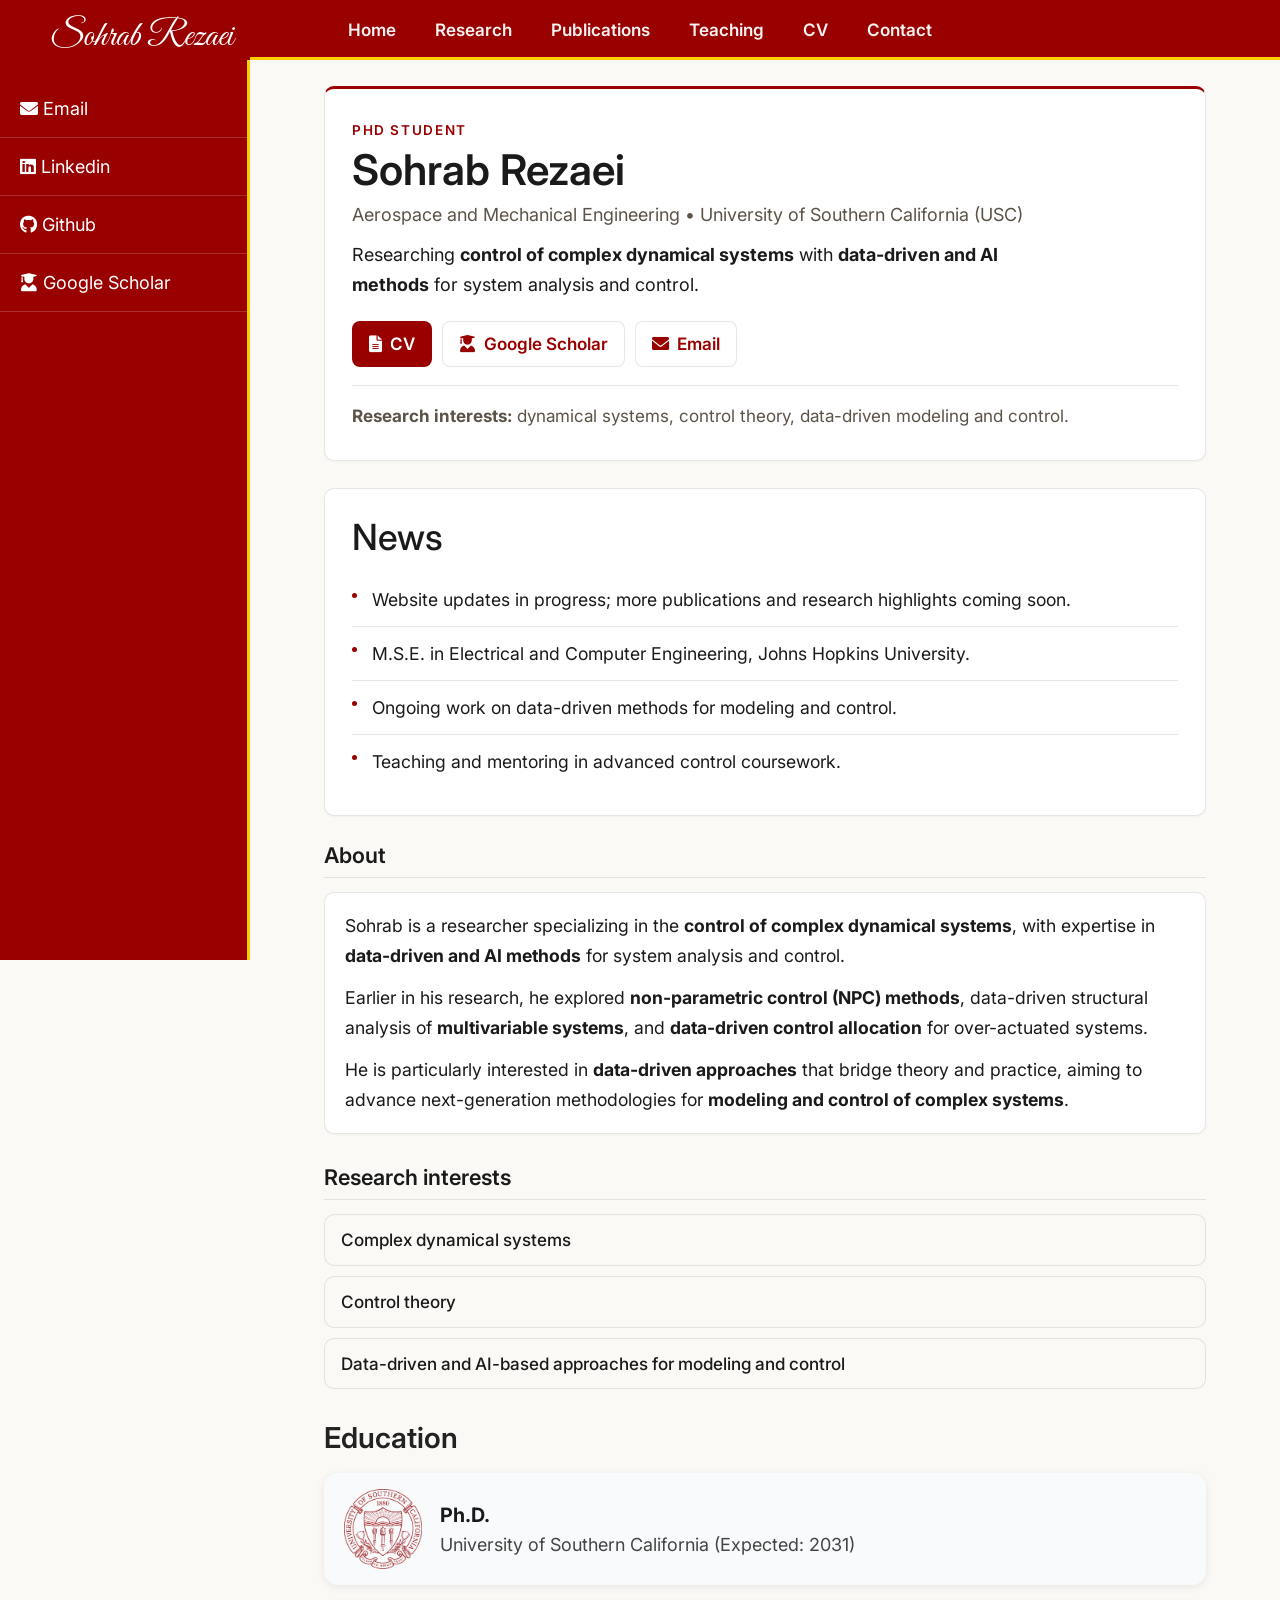
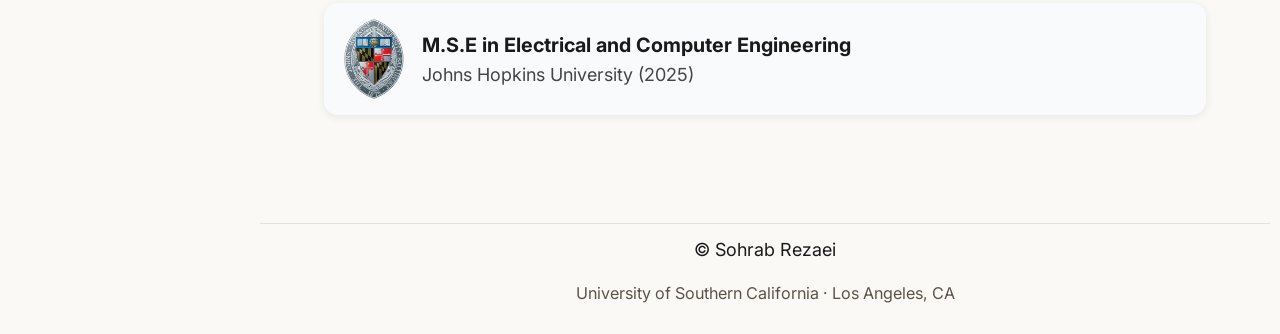
<file: index.html>
<!DOCTYPE html>
<html lang="en" class="h-100">
<head>
  <meta charset="UTF-8" />
  <meta name="viewport" content="width=device-width, initial-scale=1, shrink-to-fit=no"/>
  <title> Sohrab Rezaei</title>
  <link href="https://cdn.jsdelivr.net/npm/bootstrap@5.3.3/dist/css/bootstrap.min.css" rel="stylesheet" crossorigin="anonymous">
  <link rel="stylesheet" type="text/css" href="public/css/style.css">
  <link href="https://cdnjs.cloudflare.com/ajax/libs/font-awesome/6.0.0-beta3/css/all.min.css" rel="stylesheet">
  <link href="https://fonts.googleapis.com/css2?family=Great+Vibes&display=swap" rel="stylesheet">
</head>
<body>
  <a class="skip-link" href="#main-content">Skip to content</a>
<!-- Navbar -->
<nav class="navbar navbar-expand-lg">
  <div class="navbar-brand" id="Namee" style="left: 0px; padding-left: 50px; position: fixed; top: 10px; font-size:xx-large;">
    <p>Sohrab Rezaei</p></div>
  <div class="navbar-container">
    
    <button class="navbar-toggler" type="button" aria-expanded="false" aria-label="Toggle navigation" onclick="toggleSidebar()">
      <span class="navbar-toggler-icon"></span>
    </button>

    <button class="togler" type="button" id="nav-menu" aria-expanded="false" aria-label="Toggle navigation" onclick="toggleDropdown()" style="right: 10px; padding-right: 0px; position: fixed; top: 20px;">
      <span class="sidebar-toggler" >Menu</span>
    </button>
    <div class="nav-links">
      <!-- Your existing nav items -->
      <a href="index.html" class="nav-item">Home</a>
      <a href="Research.html" class="nav-item">Research</a>
      <a href="Publications.html" class="nav-item">Publications</a>
      <a href="Teaching.html" class="nav-item">Teaching</a>
      <a href="CV.html" class="nav-item">CV</a>
      <a href="Contact.html" class="nav-item">Contact</a>
    </div>
  </div>
</nav>

<!-- Sidebar -->
<div id="sidebar" class="sidebar">
  <div class="sidebar-links">

    <a href="mailto:srezaei2@jhu.edu" class="sidebar-item">
      <i class="fas fa-envelope"></i> Email
    </a>
    <a href="https://www.linkedin.com/in/srezaei/" class="sidebar-item" target="_blank">
      <i class="fab fa-linkedin"></i> Linkedin
    </a>
    <a href="https://github.com/Sohrab-rz" class="sidebar-item" target="_blank">
      <i class="fab fa-github"></i> Github
    </a>
    <a href="https://scholar.google.com/citations?user=jH-aHxcAAAAJ&hl=en&authuser=1" class="sidebar-item" target="_blank">
      <i class="fas fa-user-graduate"></i> Google Scholar
    </a>


  </div>
</div>

<!-- main part begin -->
<div class="container mt-5 main-content" id="main-content">
  <div class="row">
    <div class="col-lg-12">
      <!-- Hero Section -->
      <section class="section-content hero-block mb-4">
        <div class="hero-grid">
          <div class="hero-text">
            <div class="hero-kicker">PhD Student</div>
            <h1 class="hero-title">Sohrab Rezaei</h1>
            <p class="hero-subtitle"> Aerospace and Mechanical Engineering • University of Southern California (USC)</p>
            <p class="hero-lead">
              Researching <strong>control of complex dynamical systems</strong> with <strong>data-driven and AI methods</strong>
              for system analysis and control.
            </p>
            <div class="hero-actions">
              <a class="hero-btn" href="CV.html"><i class="fas fa-file-alt"></i> CV</a>
              <a class="hero-btn hero-btn-secondary" href="https://scholar.google.com/citations?user=jH-aHxcAAAAJ&hl=en&authuser=1" target="_blank" rel="noopener noreferrer">
                <i class="fas fa-user-graduate"></i> Google Scholar
              </a>
              <a class="hero-btn hero-btn-secondary" href="mailto:srezaei2@jhu.edu">
                <i class="fas fa-envelope"></i> Email
              </a>
            </div>
            <div class="hero-meta">
              <strong>Research interests:</strong> dynamical systems, control theory, data-driven modeling and control.
            </div>
          </div>
        </div>
      </section>

      <!-- News Section -->
      <section class="section-content news-block mb-4">
        <h2 class="section-heading">News</h2>
        <ul class="news-list">
          <li>Website updates in progress; more publications and research highlights coming soon.</li>
          <li>M.S.E. in Electrical and Computer Engineering, Johns Hopkins University.</li>
          <li>Ongoing work on data-driven methods for modeling and control.</li>
          <li>Teaching and mentoring in advanced control coursework.</li>
        </ul>
      </section>

      <section class="home-section">
        <h2>About</h2>
        <div class="home-card">
          <p>
            Sohrab is a researcher specializing in the <strong>control of complex dynamical systems</strong>, with expertise in <strong>data-driven and AI methods</strong> for system analysis and control.
          </p>
          <p>
            Earlier in his research, he explored <strong>non-parametric control (NPC) methods</strong>, data-driven structural analysis of <strong>multivariable systems</strong>, and <strong>data-driven control allocation</strong> for over-actuated systems.
          </p>
          <p>
            He is particularly interested in <strong>data-driven approaches</strong> that bridge theory and practice, aiming to advance next-generation methodologies for <strong>modeling and control of complex systems</strong>.
          </p>
        </div>
      </section>

      <section class="home-section">
        <h2>Research interests</h2>
        <div class="interest-list">
          <div class="interest-item">Complex dynamical systems</div>
          <div class="interest-item">Control theory</div>
          <div class="interest-item">Data-driven and AI-based approaches for modeling and control</div>
        </div>
      </section>

      <!-- Education Section (original layout) -->
      <section class="section-block mb-4" style="font-family: 'Inter', sans-serif;">
        <h2 style="font-size: 1.6rem; font-weight: 600; margin-bottom: 1rem; color: #222;">Education</h2>

        <div style="display: flex; flex-direction: column; gap: 18px;">

          <div class="edu-card" style="display: flex; align-items: center; background: #f9fafb; border-radius: 14px; padding: 16px 20px; box-shadow: 0 2px 8px rgba(0,0,0,0.08); transition: all 0.25s ease;">
            <a href="https://www.usc.edu/" target="_blank" rel="noopener noreferrer">
              <img src="public/img/usc.PNG.avif" alt="University of Southern California Logo" style="height:80px; width:auto; margin-right:18px; border-radius:10px;">
            </a>
            <div>
              <strong style="font-size: 1.1rem;">Ph.D.</strong><br>
              <span style="color:#444;">University of Southern California (Expected: 2031)</span>
            </div>
          </div>

          <div class="edu-card" style="display: flex; align-items: center; background: #f9fafb; border-radius: 14px; padding: 16px 20px; box-shadow: 0 2px 8px rgba(0,0,0,0.08); transition: all 0.25s ease;">
            <a href="https://www.jhu.edu/" target="_blank" rel="noopener noreferrer">
              <img src="public/img/jhu.PNG.avif" alt="Johns Hopkins University Logo" style="height:80px; width:auto; margin-right:18px; border-radius:10px;">
            </a>
            <div>
              <strong style="font-size: 1.1rem;">M.S.E in Electrical and Computer Engineering</strong><br>
              <span style="color:#444;">Johns Hopkins University (2025)</span>
            </div>
          </div>

        </div>
      </section>

      <style>
        .edu-card:hover {
          transform: translateY(-3px);
          box-shadow: 0 4px 14px rgba(0,0,0,0.12);
        }
      </style>

    </div>
  </div>
</div>
<!-- main part ends -->

    
<!-- Fullscreen Dropdown -->
<div id="dropdown" class="dropdown">
  <div class="dropdown-content">
    <!-- Navigation Links for Dropdown -->
    <a href="index.html" class="nav-item">Home</a>
    <a href="Research.html" class="nav-item">Research</a>
    <a href="Publications.html" class="nav-item">Publications</a>
    <a href="Teaching.html" class="nav-item">Teaching</a>
    <a href="CV.html" class="nav-item">CV</a>
    <a href="Contact.html" class="nav-item">Contact</a>
    <a href="#" onclick="toggleDropdown()">Close</a>
  </div>
</div>

<footer>
  <div class="footer-inner" id="footerInner">
    <p id="footerPar">&copy; Sohrab Rezaei</p>
    <p class="footer-meta">University of Southern California · Los Angeles, CA</p>
  </div>
</footer>

<script
  src="https://cdn.jsdelivr.net/npm/bootstrap@5.3.2/dist/js/bootstrap.bundle.min.js"
  integrity="sha384-C6RzsynM9kWDrMNeT87bh95OGNyZPhcTNXj1NW7RuBCsyN/o0jlpcV8Qyq46cDfL"
  crossorigin="anonymous"
></script>
<script>
function toggleSidebar() {
  var sidebar = document.querySelector(".sidebar");
  var mainContent = document.querySelector(".main-content");
  var footer = document.querySelector("footer");

  sidebar.classList.toggle("show");

  if (sidebar.classList.contains("show")) {
    mainContent.style.marginLeft = "270px"; // Push main content aside when sidebar is open
    footer.style.width = "calc(100% - 250px)"; // Adjust footer width to take full width when sidebar is open
  } else {
    mainContent.style.marginLeft = "0"; // Reset content position when sidebar is closed
    footer.style.width = "100%"; // Reset footer width to 100% when sidebar is closed
  }
}


function toggleDropdown() {
  var dropdown = document.getElementById('dropdown');
  var windowWidth = window.innerWidth;
  if (windowWidth <= 1000) { // Only activate dropdown for small screens
    if (dropdown.style.display === 'block') {
      dropdown.style.display = 'none';
    } else {
      dropdown.style.display = 'block';
    }
  }
}

document.addEventListener('click', function(event) {
  var sidebar = document.querySelector(".sidebar"); 
  var isClickInsideSidebar = sidebar.contains(event.target); 
  var dropdown = document.getElementById('dropdown'); 
  var isClickInsideDropdown = dropdown.contains(event.target); 
  var isClickInsideMenuButton = document.getElementById('nav-menu').contains(event.target); 
  var isClickInsideToggleButton = event.target.closest('.navbar-toggler') !== null; // Check if the click was on the navbar-toggler button
  var mainContent = document.querySelector(".main-content");
  var footer = document.querySelector("footer");

  if (!isClickInsideDropdown && !isClickInsideMenuButton && (dropdown.style.display === 'block')) {
    toggleDropdown();
  }

  if (!isClickInsideSidebar && !isClickInsideToggleButton && sidebar.classList.contains("show")) { 
    sidebar.classList.remove("show"); 
    mainContent.style.marginLeft = "0"; // Reset content position when sidebar is closed
    footer.style.width = "100%"; // Reset footer width to 100% when sidebar is closed
  }
}, true);

</script>
    </body>
    </html>
</file>
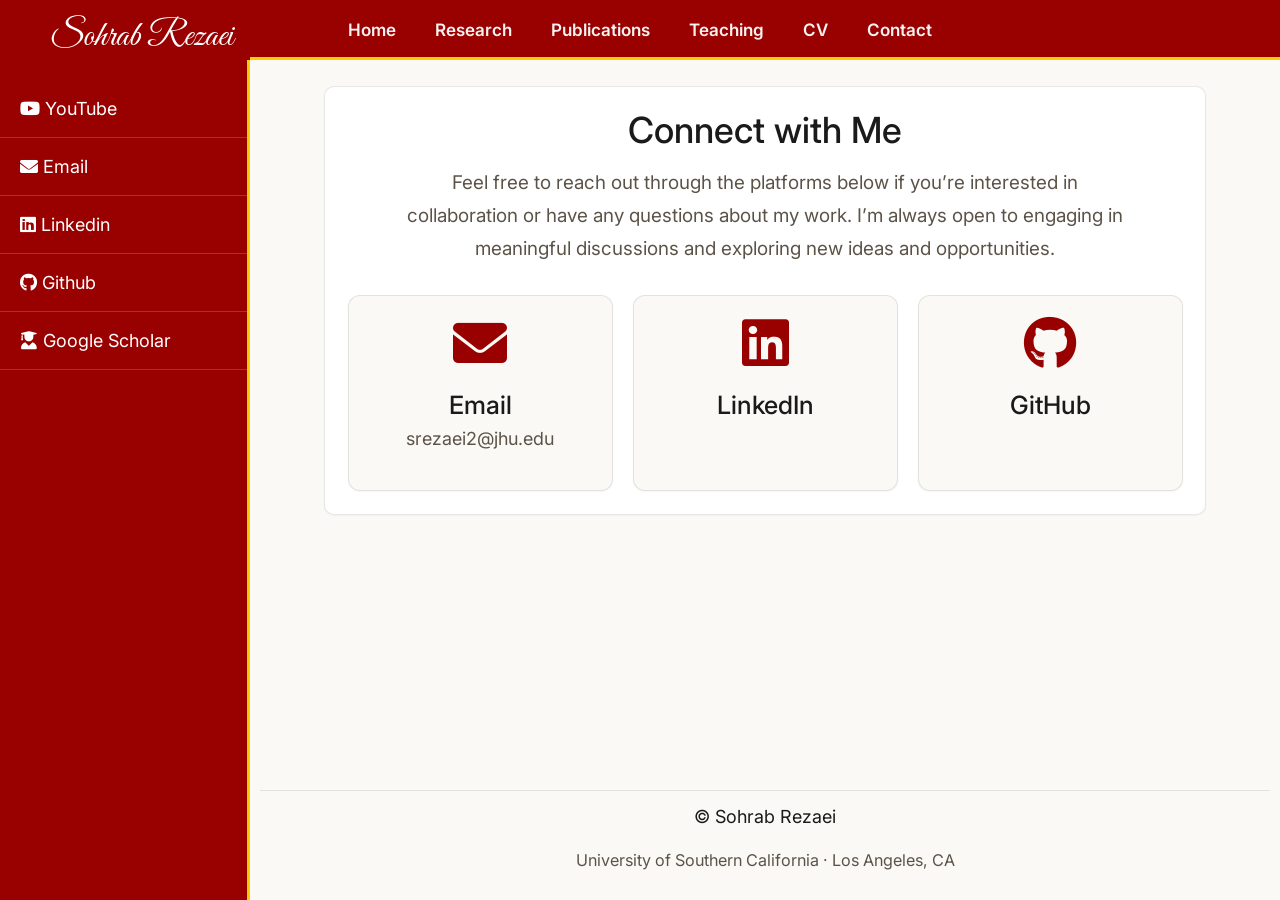
<file: Contact.html>
<!DOCTYPE html>
<html lang="en" class="h-100">
<head>
  <meta charset="UTF-8" />
  <meta name="viewport" content="width=device-width, initial-scale=1, shrink-to-fit=no"/>
  <title> Sohrab Rezaei</title>
  <link href="https://cdn.jsdelivr.net/npm/bootstrap@5.3.3/dist/css/bootstrap.min.css" rel="stylesheet" crossorigin="anonymous">
  <link rel="stylesheet" type="text/css" href="public/css/style.css">
  <link href="https://cdnjs.cloudflare.com/ajax/libs/font-awesome/6.0.0-beta3/css/all.min.css" rel="stylesheet">
  <link href="https://fonts.googleapis.com/css2?family=Great+Vibes&display=swap" rel="stylesheet">
</head>
<body>
  <a class="skip-link" href="#main-content">Skip to content</a>
<!-- Navbar -->
<nav class="navbar navbar-expand-lg">
  <div class="navbar-brand" id="Namee">
    <p>Sohrab Rezaei</p></div>
  <div class="navbar-container">
    
    <button class="navbar-toggler" type="button" aria-expanded="false" aria-label="Toggle navigation" onclick="toggleSidebar()">
      <span class="navbar-toggler-icon"></span>
    </button>

    <button class="togler" type="button" id="nav-menu" aria-expanded="false" aria-label="Toggle navigation" onclick="toggleDropdown()" style="right: 10px; padding-right: 0px; position: fixed; top: 20px;">
      <span class="sidebar-toggler" >Menu</span>
    </button>
    <div class="nav-links">
      <!-- Your existing nav items -->
      <a href="index.html" class="nav-item">Home</a>
      <a href="Research.html" class="nav-item">Research</a>
      <a href="Publications.html" class="nav-item">Publications</a>
      <a href="Teaching.html" class="nav-item">Teaching</a>
      <a href="CV.html" class="nav-item">CV</a>
      <a href="Contact.html" class="nav-item">Contact</a>
    </div>
  </div>
</nav>


<!-- Sidebar -->
<div id="sidebar" class="sidebar">
  <div class="sidebar-links">
    <a href="https://www.youtube.com/@sohrabization4576" class="sidebar-item" target="_blank">
      <i class="fab fa-youtube"></i> YouTube
    </a>
    <a href="mailto:srezaei2@jhu.edu" class="sidebar-item" target="_blank">
      <i class="fas fa-envelope"></i> Email
    </a>
    <a href="https://www.linkedin.com/in/srezaei/" class="sidebar-item" target="_blank">
      <i class="fab fa-linkedin"></i> Linkedin
    </a>
    <a href="https://github.com/Sohrab-rz" class="sidebar-item" target="_blank">
      <i class="fab fa-github"></i> Github
    </a>
    <a href="https://scholar.google.com/citations?user=jH-aHxcAAAAJ&hl=en&authuser=1" class="sidebar-item" target="_blank">
      <i class="fas fa-user-graduate"></i> Google Scholar
    </a>
  </div>
</div>
    <!--Main part begin -->
    <div class="container mt-5 main-content" id="main-content">
      <div class="row">
        <!-- Left Column -->
        <div class="col-lg-12">
      <div class="contact-shell">
              <h1>Connect with Me</h1>
              <p class="intro-text">
                  Feel free to reach out through the platforms below if you’re interested in collaboration or have any questions about my work. I’m always open to engaging in meaningful discussions and exploring new ideas and opportunities.
              </p>
              <div class="contact-grid">

                  <a href="mailto:srezaei2@jhu.edu" class="contact-item" id="email-link">
                      <i class="fas fa-envelope"></i>
                      <h2>Email</h2>
                      <p id="email-address">srezaei2@jhu.edu</p>
                  </a>
                  <a href="https://www.linkedin.com/in/srezaei/" class="contact-item" target="_blank">
                      <i class="fab fa-linkedin"></i>
                      <h2>LinkedIn</h2>
                  </a>
                  <a href="https://github.com/Sohrab-rz" class="contact-item" target="_blank">
                      <i class="fab fa-github"></i>
                      <h2>GitHub</h2>
                  </a>
              </div>
      </div>
  </div>
</div>
</div>

    <!--Main part end -->

<div id="dropdown" class="dropdown">
  <div class="dropdown-content">
    <!-- Navigation Links for Dropdown -->
    <a href="index.html" class="nav-item">Home</a>
    <a href="Research.html" class="nav-item">Research</a>
    <a href="Publications.html" class="nav-item">Publications</a>
    <a href="Teaching.html" class="nav-item">Teaching</a>
    <a href="CV.html" class="nav-item">CV</a>
    <a href="Contact.html" class="nav-item">Contact</a>
    <a href="#" onclick="toggleDropdown()">Close</a>
  </div>
</div>

<footer>
  <div class="footer-inner" id="footerInner">
    <p id="footerPar">&copy; Sohrab Rezaei</p>
    <p class="footer-meta">University of Southern California · Los Angeles, CA</p>
  </div>
</footer>

<script src="https://cdn.jsdelivr.net/npm/bootstrap@5.3.2/dist/js/bootstrap.bundle.min.js" integrity="sha384-C6RzsynM9kWDrMNeT87bh95OGNyZPhcTNXj1NW7RuBCsyN/o0jlpcV8Qyq46cDfL" crossorigin="anonymous"></script>
<script>
function toggleSidebar() {
  var sidebar = document.querySelector(".sidebar");
  var mainContent = document.querySelector(".main-content");
  var footer = document.querySelector("footer");

  sidebar.classList.toggle("show");

  if (sidebar.classList.contains("show")) {
    mainContent.style.marginLeft = "270px"; // Push main content aside when sidebar is open
    footer.style.width = "calc(100% - 250px)"; // Adjust footer width to take full width when sidebar is open
  } else {
    mainContent.style.marginLeft = "0"; // Reset content position when sidebar is closed
    footer.style.width = "100%"; // Reset footer width to 100% when sidebar is closed
  }
}


function toggleDropdown() {
  var dropdown = document.getElementById('dropdown');
  var windowWidth = window.innerWidth;
  if (windowWidth <= 1000) { // Only activate dropdown for small screens
    if (dropdown.style.display === 'block') {
      dropdown.style.display = 'none';
    } else {
      dropdown.style.display = 'block';
    }
  }
}

document.addEventListener('click', function(event) {
  var sidebar = document.querySelector(".sidebar"); 
  var isClickInsideSidebar = sidebar.contains(event.target); 
  var dropdown = document.getElementById('dropdown'); 
  var isClickInsideDropdown = dropdown.contains(event.target); 
  var isClickInsideMenuButton = document.getElementById('nav-menu').contains(event.target); 
  var isClickInsideToggleButton = event.target.closest('.navbar-toggler') !== null; // Check if the click was on the navbar-toggler button
  var mainContent = document.querySelector(".main-content");
  var footer = document.querySelector("footer");

  if (!isClickInsideDropdown && !isClickInsideMenuButton && (dropdown.style.display === 'block')) {
    toggleDropdown();
  }

  if (!isClickInsideSidebar && !isClickInsideToggleButton && sidebar.classList.contains("show")) { 
    sidebar.classList.remove("show"); 
    mainContent.style.marginLeft = "0"; // Reset content position when sidebar is closed
    footer.style.width = "100%"; // Reset footer width to 100% when sidebar is closed
  }
}, true);

</script>
</body>
</html>
</file>
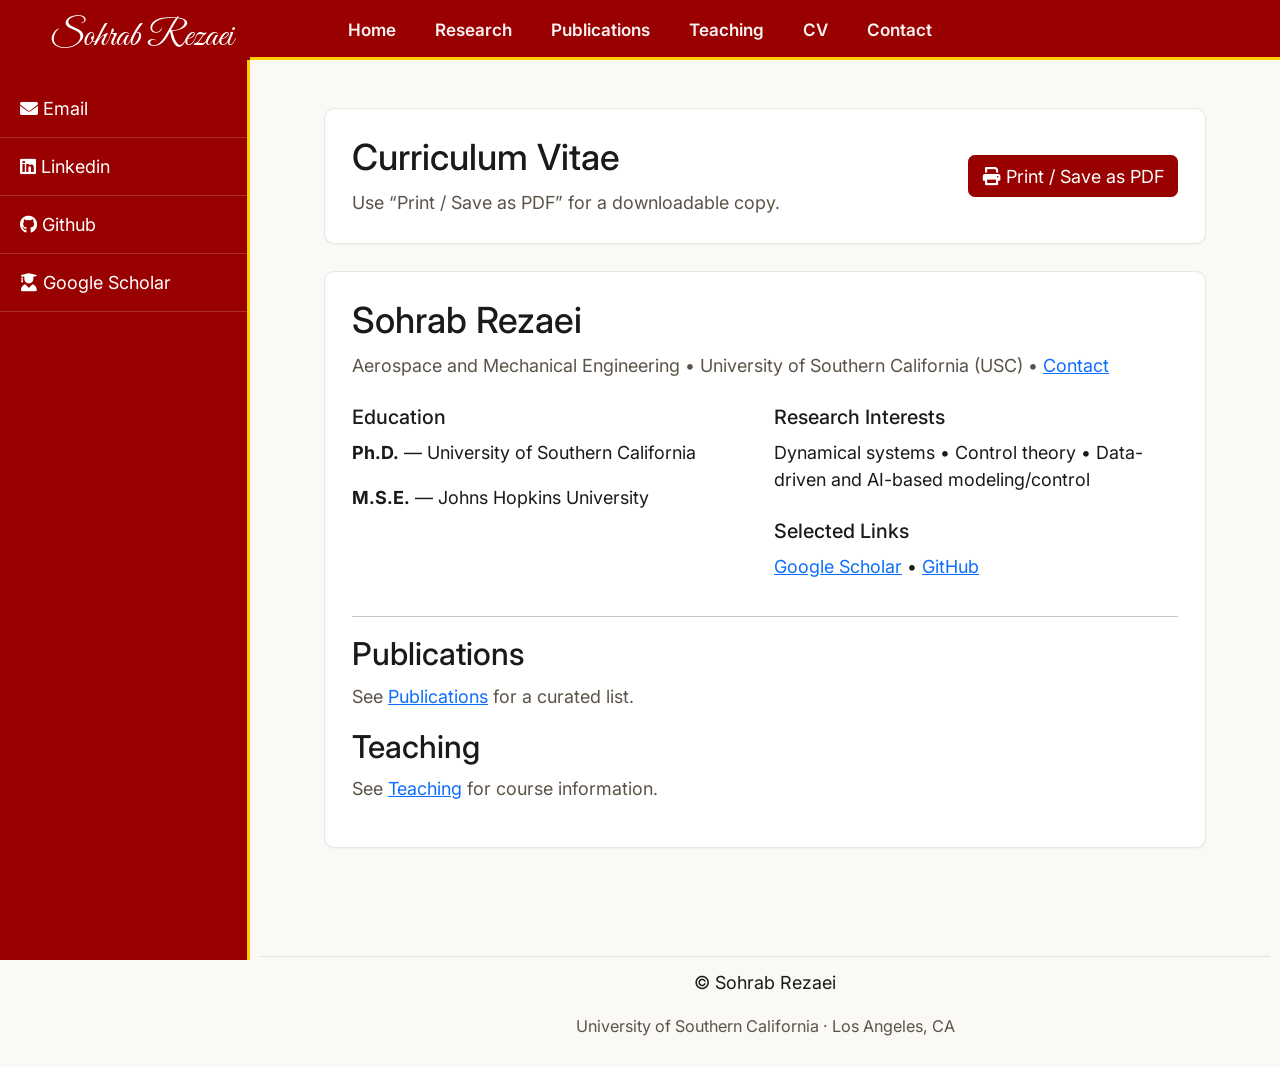
<file: CV.html>
<!DOCTYPE html>
<html lang="en">
<head>
  <meta charset="UTF-8" />
  <meta name="viewport" content="width=device-width, initial-scale=1" />
  <title>CV • Sohrab Rezaei</title>
  <link href="https://cdn.jsdelivr.net/npm/bootstrap@5.3.3/dist/css/bootstrap.min.css" rel="stylesheet" crossorigin="anonymous">
  <link rel="stylesheet" type="text/css" href="public/css/style.css">
  <link href="https://cdnjs.cloudflare.com/ajax/libs/font-awesome/6.0.0-beta3/css/all.min.css" rel="stylesheet">
  <link href="https://fonts.googleapis.com/css2?family=Great+Vibes&display=swap" rel="stylesheet">
</head>
<body>
  <a class="skip-link" href="#main-content">Skip to content</a>

  <nav class="navbar navbar-expand-lg">
    <div class="navbar-brand" id="Namee">
      <p>Sohrab Rezaei</p>
    </div>
    <div class="navbar-container">
      <button class="navbar-toggler" type="button" aria-expanded="false" aria-label="Toggle navigation" onclick="toggleSidebar()">
        <span class="navbar-toggler-icon"></span>
      </button>
      <button class="togler" type="button" id="nav-menu" aria-expanded="false" aria-label="Toggle navigation" onclick="toggleDropdown()" style="right: 10px; padding-right: 0px; position: fixed; top: 20px;">
        <span class="sidebar-toggler">Menu</span>
      </button>
      <div class="nav-links">
        <a href="index.html" class="nav-item">Home</a>
        <a href="Research.html" class="nav-item">Research</a>
        <a href="Publications.html" class="nav-item">Publications</a>
        <a href="Teaching.html" class="nav-item">Teaching</a>
        <a href="CV.html" class="nav-item">CV</a>
        <a href="Contact.html" class="nav-item">Contact</a>
      </div>
    </div>
  </nav>

  <div id="sidebar" class="sidebar">
    <div class="sidebar-links">
      <a href="mailto:srezaei2@jhu.edu" class="sidebar-item" target="_blank">
        <i class="fas fa-envelope"></i> Email
      </a>
      <a href="https://www.linkedin.com/in/srezaei/" class="sidebar-item" target="_blank">
        <i class="fab fa-linkedin"></i> Linkedin
      </a>
      <a href="https://github.com/Sohrab-rz" class="sidebar-item" target="_blank">
        <i class="fab fa-github"></i> Github
      </a>
      <a href="https://scholar.google.com/citations?user=jH-aHxcAAAAJ&hl=en&authuser=1" class="sidebar-item" target="_blank">
        <i class="fas fa-user-graduate"></i> Google Scholar
      </a>
    </div>
  </div>

  <div class="container mt-5 main-content" id="main-content">
    <div class="row">
      <div class="col-lg-12">
        <section class="section-content mb-4">
          <div class="d-flex align-items-center justify-content-between gap-3 flex-wrap">
            <div>
              <h2 class="mb-1">Curriculum Vitae</h2>
              <p class="muted-paragraph mb-0">Use “Print / Save as PDF” for a downloadable copy.</p>
            </div>
            <button class="btn btn-primary" onclick="window.print()" type="button">
              <i class="fas fa-print"></i> Print / Save as PDF
            </button>
          </div>
        </section>

        <section class="section-content mb-4" id="cv-paper">
          <h2>Sohrab Rezaei</h2>
          <p class="muted-paragraph mb-3">
            Aerospace and Mechanical Engineering • University of Southern California (USC) • <a href="Contact.html">Contact</a>
          </p>

          <div class="cv-grid">
            <div class="cv-block">
              <h3>Education</h3>
              <p><strong>Ph.D.</strong> — University of Southern California</p>
              <p><strong>M.S.E.</strong> — Johns Hopkins University</p>
            </div>

            <div class="cv-block">
              <h3>Research Interests</h3>
              <p>Dynamical systems • Control theory • Data-driven and AI-based modeling/control</p>

              <h3 class="mt-4">Selected Links</h3>
              <p>
                <a href="https://scholar.google.com/citations?user=jH-aHxcAAAAJ&hl=en&authuser=1" target="_blank" rel="noopener noreferrer">Google Scholar</a>
                • <a href="https://github.com/Sohrab-rz" target="_blank" rel="noopener noreferrer">GitHub</a>
              </p>
            </div>
          </div>

          <hr />

          <h3>Publications</h3>
          <p class="muted-paragraph">
            See <a href="Publications.html">Publications</a> for a curated list.
          </p>

          <h3>Teaching</h3>
          <p class="muted-paragraph">
            See <a href="Teaching.html">Teaching</a> for course information.
          </p>
        </section>
      </div>
    </div>
  </div>

  <footer>
    <div class="footer-inner" id="footerInner">
      <p id="footerPar">&copy; Sohrab Rezaei</p>
      <p class="footer-meta">University of Southern California · Los Angeles, CA</p>
    </div>
  </footer>

  <script
    src="https://cdn.jsdelivr.net/npm/bootstrap@5.3.2/dist/js/bootstrap.bundle.min.js"
    integrity="sha384-C6RzsynM9kWDrMNeT87bh95OGNyZPhcTNXj1NW7RuBCsyN/o0jlpcV8Qyq46cDfL"
    crossorigin="anonymous"
  ></script>

  <script>
    function toggleSidebar() {
      var sidebar = document.querySelector(".sidebar");
      var mainContent = document.querySelector(".main-content");
      var footer = document.querySelector("footer");

      sidebar.classList.toggle("show");

      if (sidebar.classList.contains("show")) {
        mainContent.style.marginLeft = "270px";
        footer.style.width = "calc(100% - 250px)";
      } else {
        mainContent.style.marginLeft = "0";
        footer.style.width = "100%";
      }
    }

    function toggleDropdown() {
      var dropdown = document.getElementById('dropdown');
      var windowWidth = window.innerWidth;
      if (windowWidth <= 1000) {
        dropdown.style.display = (dropdown.style.display === 'block') ? 'none' : 'block';
      }
    }

    document.addEventListener('click', function(event) {
      var sidebar = document.querySelector(".sidebar");
      var dropdown = document.getElementById('dropdown');
      if (!sidebar || !dropdown) return;

      var isClickInsideSidebar = sidebar.contains(event.target);
      var isClickInsideDropdown = dropdown.contains(event.target);
      var isClickInsideMenuButton = document.getElementById('nav-menu').contains(event.target);
      var isClickInsideToggleButton = event.target.closest('.navbar-toggler') !== null;

      var mainContent = document.querySelector(".main-content");
      var footer = document.querySelector("footer");

      if (!isClickInsideDropdown && !isClickInsideMenuButton && (dropdown.style.display === 'block')) {
        toggleDropdown();
      }

      if (!isClickInsideSidebar && !isClickInsideToggleButton && sidebar.classList.contains("show")) {
        sidebar.classList.remove("show");
        mainContent.style.marginLeft = "0";
        footer.style.width = "100%";
      }
    }, true);

  </script>

  <style>
    .cv-grid { display: grid; grid-template-columns: repeat(2, 1fr); gap: 18px; }
    .cv-block h3 { font-size: 1.1rem; margin-top: 0.5rem; }
    @media (max-width: 1100px) { .cv-grid { grid-template-columns: 1fr; } }
    #cv-paper { max-width: 950px; margin: 0 auto; }
    @media print { .skip-link, #dropdown, .navbar, .sidebar, .footer-inner, button { display: none !important; } }
  </style>

  <div id="dropdown" class="dropdown">
    <div class="dropdown-content">
      <a href="index.html" class="nav-item">Home</a>
      <a href="Research.html" class="nav-item">Research</a>
      <a href="Publications.html" class="nav-item">Publications</a>
      <a href="Teaching.html" class="nav-item">Teaching</a>
      <a href="CV.html" class="nav-item">CV</a>
      <a href="Contact.html" class="nav-item">Contact</a>
      <a href="#" onclick="toggleDropdown()">Close</a>
    </div>
  </div>
</body>
</html>
</file>
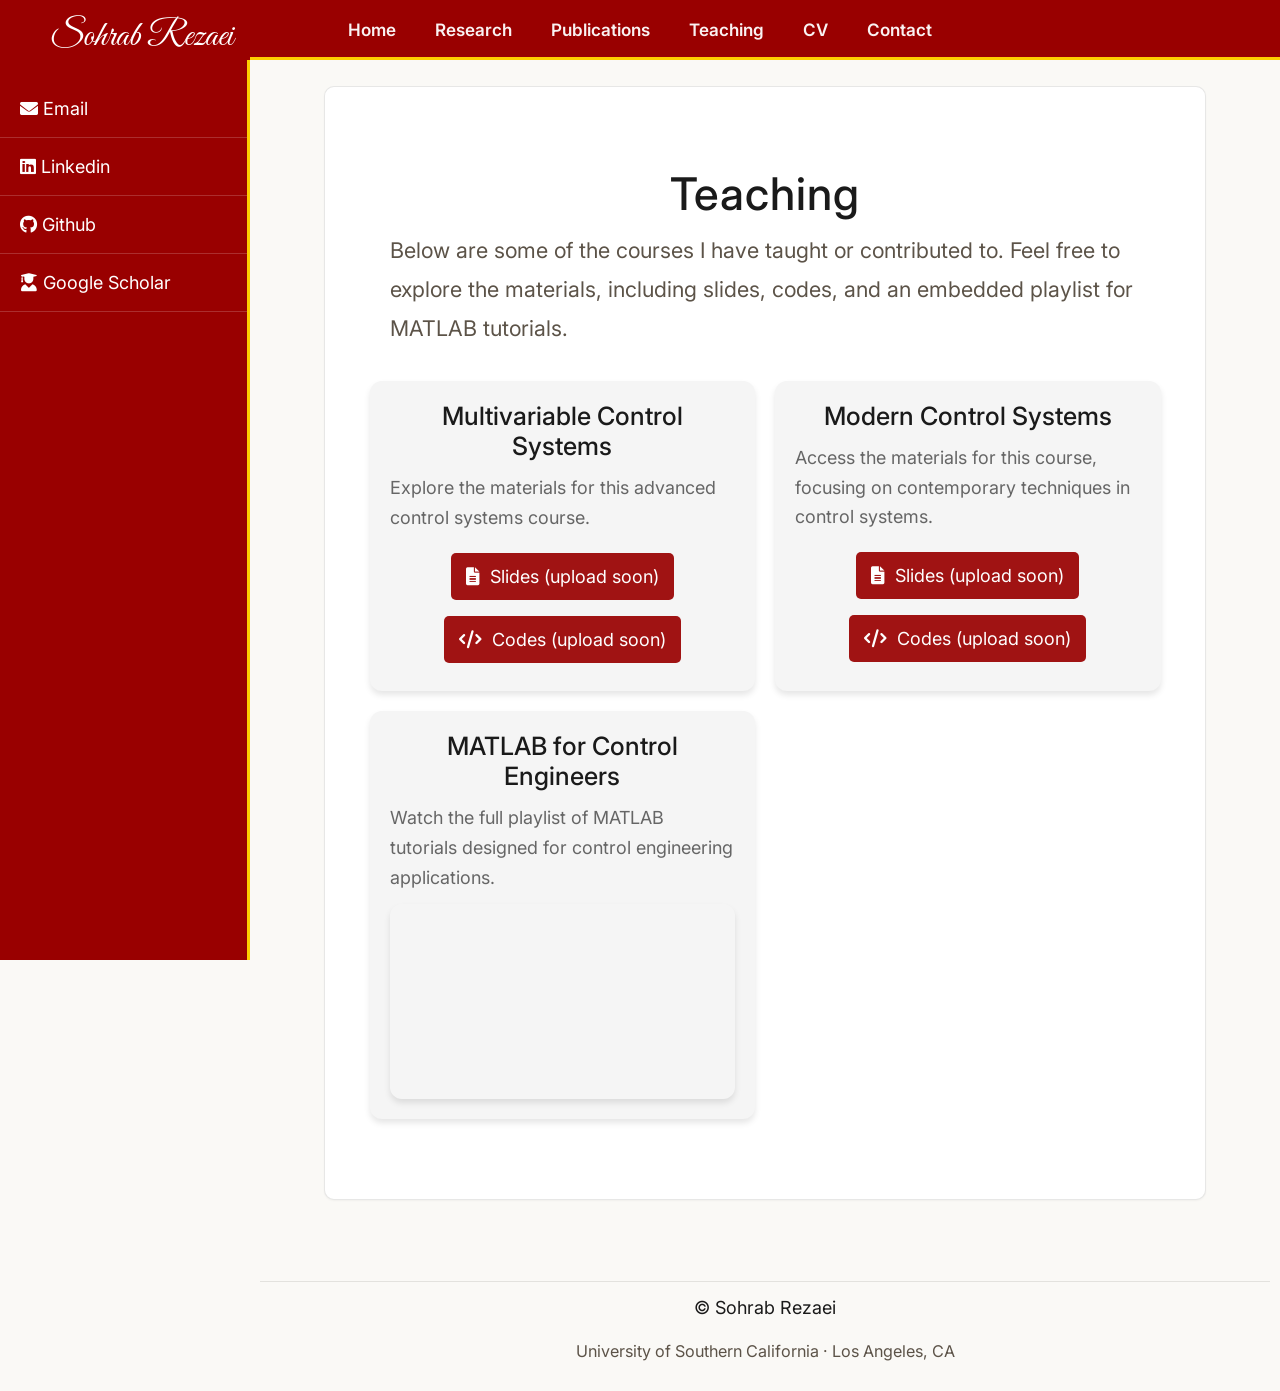
<file: Experiences.html>
<!DOCTYPE html>
<html lang="en" class="h-100">
<head>
  <meta charset="UTF-8" />
  <meta name="viewport" content="width=device-width, initial-scale=1, shrink-to-fit=no"/>
  <title> Sohrab Rezaei</title>
  <link href="https://cdn.jsdelivr.net/npm/bootstrap@5.3.3/dist/css/bootstrap.min.css" rel="stylesheet" crossorigin="anonymous">
  <link rel="stylesheet" type="text/css" href="public/css/style.css">
  <link href="https://cdnjs.cloudflare.com/ajax/libs/font-awesome/6.0.0-beta3/css/all.min.css" rel="stylesheet">
  <link href="https://fonts.googleapis.com/css2?family=Great+Vibes&display=swap" rel="stylesheet">
</head>
<body>
  <a class="skip-link" href="#main-content">Skip to content</a>
 <!-- Navbar -->
<nav class="navbar navbar-expand-lg">
  <div class="navbar-brand" id="Namee">
    <p>Sohrab Rezaei</p></div>
  <div class="navbar-container">
    
    <button class="navbar-toggler" type="button" aria-expanded="false" aria-label="Toggle navigation" onclick="toggleSidebar()">
      <span class="navbar-toggler-icon"></span>
    </button>

    <button class="togler" type="button" id="nav-menu" aria-expanded="false" aria-label="Toggle navigation" onclick="toggleDropdown()" style="right: 10px; padding-right: 0px; position: fixed; top: 20px;">
      <span class="sidebar-toggler" >Menu</span>
    </button>
    <div class="nav-links">
      <!-- Your existing nav items -->
      <a href="index.html" class="nav-item">Home</a>
      <a href="Research.html" class="nav-item">Research</a>
      <a href="Publications.html" class="nav-item">Publications</a>
      <a href="Teaching.html" class="nav-item">Teaching</a>
      <a href="CV.html" class="nav-item">CV</a>
      <a href="Contact.html" class="nav-item">Contact</a>
    </div>
  </div>
</nav>



<!-- Sidebar -->
<div id="sidebar" class="sidebar">
  <div class="sidebar-links">
    <a href="mailto:srezaei2@jhu.edu" class="sidebar-item" target="_blank">
      <i class="fas fa-envelope"></i> Email
    </a>
    <a href="https://www.linkedin.com/in/srezaei/" class="sidebar-item" target="_blank">
      <i class="fab fa-linkedin"></i> Linkedin
    </a>
    <a href="https://github.com/Sohrab-rz" class="sidebar-item" target="_blank">
      <i class="fab fa-github"></i> Github
    </a>
    <a href="https://scholar.google.com/citations?user=jH-aHxcAAAAJ&hl=en&authuser=1" class="sidebar-item" target="_blank">
      <i class="fas fa-user-graduate"></i> Google Scholar
    </a>

  </div>
</div>


<!-- main part begins -->

<div class="container mt-5 main-content" id="main-content">
  <div class="project-item">
      <div class="teaching-container">
          <h1>Teaching</h1>
          <p class="intro-text">
              Below are some of the courses I have taught or contributed to. Feel free to explore the materials, including slides, codes, and an embedded playlist for MATLAB tutorials.
          </p>
          <div class="teaching-grid">
              <!-- Multivariable Control Systems -->
              <div class="teaching-item">
                  <h2>Multivariable Control Systems</h2>
                  <p>Explore the materials for this advanced control systems course.</p>
                  <span class="teaching-link" aria-disabled="true">
                      <i class="fas fa-file-alt"></i> Slides (upload soon)
                  </span>
                  <span class="teaching-link" aria-disabled="true">
                      <i class="fas fa-code"></i> Codes (upload soon)
                  </span>
              </div>

              <!-- Modern Control Systems -->
              <div class="teaching-item">
                  <h2>Modern Control Systems</h2>
                  <p>Access the materials for this course, focusing on contemporary techniques in control systems.</p>
                  <span class="teaching-link" aria-disabled="true">
                      <i class="fas fa-file-alt"></i> Slides (upload soon)
                  </span>
                  <span class="teaching-link" aria-disabled="true">
                      <i class="fas fa-code"></i> Codes (upload soon)
                  </span>
              </div>

              <!-- MATLAB for Control Engineers -->
              <div class="teaching-item">
                  <h2>MATLAB for Control Engineers</h2>
                  <p>Watch the full playlist of MATLAB tutorials designed for control engineering applications.</p>
                  <div class="youtube-container">
                    <iframe
                    src="https://www.youtube.com/embed/videoseries?list=PL5PcOvPEPiWRj1Wp3s8PY3aTqZ3KJoJCA"
                    title="MATLAB for Control Engineers"
                    allow="accelerometer; autoplay; clipboard-write; encrypted-media; gyroscope; picture-in-picture"
                    allowfullscreen
                    loading="lazy"></iframe>
                  </div>
              </div>
          </div>
      </div>
  </div>
</div>

 <!-- main part ends-->

    
<!-- Fullscreen Dropdown -->
<div id="dropdown" class="dropdown">
  <div class="dropdown-content">
    <!-- Navigation Links for Dropdown -->
    <a href="index.html" class="nav-item">Home</a>
    <a href="Research.html" class="nav-item">Research</a>
    <a href="Publications.html" class="nav-item">Publications</a>
    <a href="Teaching.html" class="nav-item">Teaching</a>
    <a href="CV.html" class="nav-item">CV</a>
    <a href="Contact.html" class="nav-item">Contact</a>
    <a href="#" onclick="toggleDropdown()">Close</a>
  </div>
</div>

<footer>
  <div class="footer-inner" id="footerInner">
    <p id="footerPar">&copy; Sohrab Rezaei</p>
    <p class="footer-meta">University of Southern California · Los Angeles, CA</p>
  </div>
</footer>

<script
  src="https://cdn.jsdelivr.net/npm/bootstrap@5.3.2/dist/js/bootstrap.bundle.min.js"
  integrity="sha384-C6RzsynM9kWDrMNeT87bh95OGNyZPhcTNXj1NW7RuBCsyN/o0jlpcV8Qyq46cDfL"
  crossorigin="anonymous"
></script>
<script>
function toggleSidebar() {
  var sidebar = document.querySelector(".sidebar");
  var mainContent = document.querySelector(".main-content");
  var footer = document.querySelector("footer");

  sidebar.classList.toggle("show");

  if (sidebar.classList.contains("show")) {
    mainContent.style.marginLeft = "270px"; // Push main content aside when sidebar is open
    footer.style.width = "calc(100% - 250px)"; // Adjust footer width to take full width when sidebar is open
  } else {
    mainContent.style.marginLeft = "0"; // Reset content position when sidebar is closed
    footer.style.width = "100%"; // Reset footer width to 100% when sidebar is closed
  }
}


function toggleDropdown() {
  var dropdown = document.getElementById('dropdown');
  var windowWidth = window.innerWidth;
  if (windowWidth <= 1000) { // Only activate dropdown for small screens
    if (dropdown.style.display === 'block') {
      dropdown.style.display = 'none';
    } else {
      dropdown.style.display = 'block';
    }
  }
}

document.addEventListener('click', function(event) {
  var sidebar = document.querySelector(".sidebar"); 
  var isClickInsideSidebar = sidebar.contains(event.target); 
  var dropdown = document.getElementById('dropdown'); 
  var isClickInsideDropdown = dropdown.contains(event.target); 
  var isClickInsideMenuButton = document.getElementById('nav-menu').contains(event.target); 
  var isClickInsideToggleButton = event.target.closest('.navbar-toggler') !== null; // Check if the click was on the navbar-toggler button
  var mainContent = document.querySelector(".main-content");
  var footer = document.querySelector("footer");

  if (!isClickInsideDropdown && !isClickInsideMenuButton && (dropdown.style.display === 'block')) {
    toggleDropdown();
  }

  if (!isClickInsideSidebar && !isClickInsideToggleButton && sidebar.classList.contains("show")) { 
    sidebar.classList.remove("show"); 
    mainContent.style.marginLeft = "0"; // Reset content position when sidebar is closed
    footer.style.width = "100%"; // Reset footer width to 100% when sidebar is closed
  }
}, true);

</script>
    </body>
    </html>
</file>
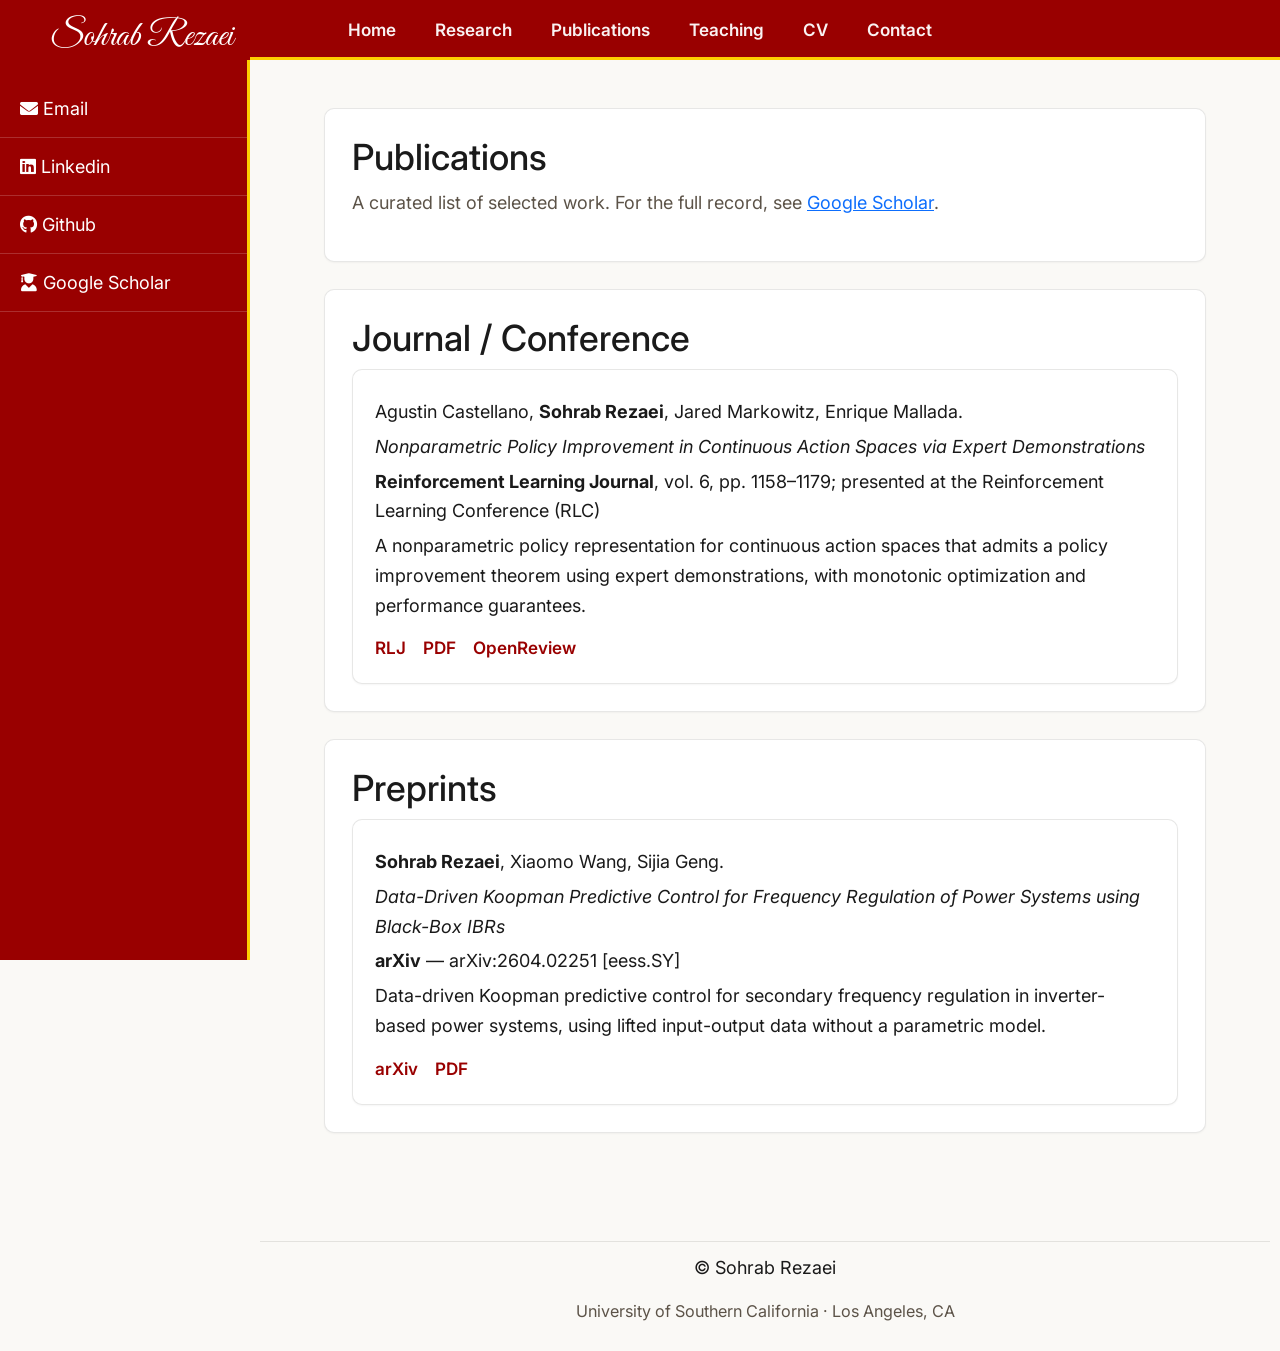
<file: Publications.html>
<!DOCTYPE html>
<html lang="en">
<head>
  <meta charset="UTF-8" />
  <meta name="viewport" content="width=device-width, initial-scale=1" />
  <title>Publications • Sohrab Rezaei</title>
  <link href="https://cdn.jsdelivr.net/npm/bootstrap@5.3.3/dist/css/bootstrap.min.css" rel="stylesheet" crossorigin="anonymous">
  <link rel="stylesheet" type="text/css" href="public/css/style.css">
  <link href="https://cdnjs.cloudflare.com/ajax/libs/font-awesome/6.0.0-beta3/css/all.min.css" rel="stylesheet">
  <link href="https://fonts.googleapis.com/css2?family=Great+Vibes&display=swap" rel="stylesheet">
</head>
<body>
  <a class="skip-link" href="#main-content">Skip to content</a>

  <!-- Navbar -->
  <nav class="navbar navbar-expand-lg">
    <div class="navbar-brand" id="Namee">
      <p>Sohrab Rezaei</p>
    </div>
    <div class="navbar-container">
      <button class="navbar-toggler" type="button" aria-expanded="false" aria-label="Toggle navigation" onclick="toggleSidebar()">
        <span class="navbar-toggler-icon"></span>
      </button>
      <button class="togler" type="button" id="nav-menu" aria-expanded="false" aria-label="Toggle navigation" onclick="toggleDropdown()" style="right: 10px; padding-right: 0px; position: fixed; top: 20px;">
        <span class="sidebar-toggler">Menu</span>
      </button>
      <div class="nav-links">
        <a href="index.html" class="nav-item">Home</a>
        <a href="Research.html" class="nav-item">Research</a>
        <a href="Publications.html" class="nav-item">Publications</a>
        <a href="Teaching.html" class="nav-item">Teaching</a>
        <a href="CV.html" class="nav-item">CV</a>
        <a href="Contact.html" class="nav-item">Contact</a>
      </div>
    </div>
  </nav>

  <!-- Sidebar -->
  <div id="sidebar" class="sidebar">
    <div class="sidebar-links">
      <a href="mailto:srezaei2@jhu.edu" class="sidebar-item" target="_blank">
        <i class="fas fa-envelope"></i> Email
      </a>
      <a href="https://www.linkedin.com/in/srezaei/" class="sidebar-item" target="_blank">
        <i class="fab fa-linkedin"></i> Linkedin
      </a>
      <a href="https://github.com/Sohrab-rz" class="sidebar-item" target="_blank">
        <i class="fab fa-github"></i> Github
      </a>
      <a href="https://scholar.google.com/citations?user=jH-aHxcAAAAJ&hl=en&authuser=1" class="sidebar-item" target="_blank">
        <i class="fas fa-user-graduate"></i> Google Scholar
      </a>
    </div>
  </div>

  <!-- main part -->
  <div class="container mt-5 main-content" id="main-content">
    <div class="row">
      <div class="col-lg-12">
        <section class="section-content mb-4">
          <h2>Publications</h2>
          <p class="muted-paragraph">
            A curated list of selected work. For the full record, see
            <a href="https://scholar.google.com/citations?user=jH-aHxcAAAAJ&hl=en&authuser=1" target="_blank" rel="noopener noreferrer">Google Scholar</a>.
          </p>
        </section>

        <section class="section-content mb-4">
          <h2>Journal / Conference</h2>
          <div class="publications-list">
            <article class="publication-item">
              <p>Agustin Castellano, <strong>Sohrab Rezaei</strong>, Jared Markowitz, Enrique Mallada.</p>
              <p><em>Nonparametric Policy Improvement in Continuous Action Spaces via Expert Demonstrations</em></p>
              <p><strong>Reinforcement Learning Journal</strong>, vol. 6, pp. 1158–1179; presented at the Reinforcement Learning Conference (RLC)</p>
              <p>A nonparametric policy representation for continuous action spaces that admits a policy improvement theorem using expert demonstrations, with monotonic optimization and performance guarantees.</p>
              <div>
                <a class="publication-link" href="https://rlj.cs.umass.edu/2025/papers/Paper128.html" target="_blank" rel="noopener noreferrer">RLJ</a>
                <a class="publication-link" href="https://openreview.net/pdf?id=aj9jJvdFDR" target="_blank" rel="noopener noreferrer">PDF</a>
                <a class="publication-link" href="https://openreview.net/forum?id=aj9jJvdFDR" target="_blank" rel="noopener noreferrer">OpenReview</a>
              </div>
            </article>
          </div>
        </section>

        <section class="section-content mb-4">
          <h2>Preprints</h2>
          <div class="publications-list">
            <article class="publication-item">
              <p><strong>Sohrab Rezaei</strong>, Xiaomo Wang, Sijia Geng.</p>
              <p><em>Data-Driven Koopman Predictive Control for Frequency Regulation of Power Systems using Black-Box IBRs</em></p>
              <p><strong>arXiv</strong> — arXiv:2604.02251 [eess.SY]</p>
              <p>Data-driven Koopman predictive control for secondary frequency regulation in inverter-based power systems, using lifted input-output data without a parametric model.</p>
              <div>
                <a class="publication-link" href="https://arxiv.org/abs/2604.02251" target="_blank" rel="noopener noreferrer">arXiv</a>
                <a class="publication-link" href="https://arxiv.org/pdf/2604.02251" target="_blank" rel="noopener noreferrer">PDF</a>
              </div>
            </article>
          </div>
        </section>
      </div>
    </div>
  </div>

  <footer>
    <div class="footer-inner" id="footerInner">
      <p id="footerPar">&copy; Sohrab Rezaei</p>
      <p class="footer-meta">University of Southern California · Los Angeles, CA</p>
    </div>
  </footer>

  <script
    src="https://cdn.jsdelivr.net/npm/bootstrap@5.3.2/dist/js/bootstrap.bundle.min.js"
    integrity="sha384-C6RzsynM9kWDrMNeT87bh95OGNyZPhcTNXj1NW7RuBCsyN/o0jlpcV8Qyq46cDfL"
    crossorigin="anonymous"
  ></script>

  <script>
    function toggleSidebar() {
      var sidebar = document.querySelector(".sidebar");
      var mainContent = document.querySelector(".main-content");
      var footer = document.querySelector("footer");

      sidebar.classList.toggle("show");

      if (sidebar.classList.contains("show")) {
        mainContent.style.marginLeft = "270px";
        footer.style.width = "calc(100% - 250px)";
      } else {
        mainContent.style.marginLeft = "0";
        footer.style.width = "100%";
      }
    }

    function toggleDropdown() {
      var dropdown = document.getElementById('dropdown');
      var windowWidth = window.innerWidth;
      if (windowWidth <= 1000) {
        dropdown.style.display = (dropdown.style.display === 'block') ? 'none' : 'block';
      }
    }

    document.addEventListener('click', function(event) {
      var sidebar = document.querySelector(".sidebar");
      var dropdown = document.getElementById('dropdown');
      if (!sidebar || !dropdown) return;

      var isClickInsideSidebar = sidebar.contains(event.target);
      var isClickInsideDropdown = dropdown.contains(event.target);
      var isClickInsideMenuButton = document.getElementById('nav-menu').contains(event.target);
      var isClickInsideToggleButton = event.target.closest('.navbar-toggler') !== null;

      var mainContent = document.querySelector(".main-content");
      var footer = document.querySelector("footer");

      if (!isClickInsideDropdown && !isClickInsideMenuButton && (dropdown.style.display === 'block')) {
        toggleDropdown();
      }

      if (!isClickInsideSidebar && !isClickInsideToggleButton && sidebar.classList.contains("show")) {
        sidebar.classList.remove("show");
        mainContent.style.marginLeft = "0";
        footer.style.width = "100%";
      }
    }, true);

  </script>

  <!-- Fullscreen Dropdown -->
  <div id="dropdown" class="dropdown">
    <div class="dropdown-content">
      <a href="index.html" class="nav-item">Home</a>
      <a href="Research.html" class="nav-item">Research</a>
      <a href="Publications.html" class="nav-item">Publications</a>
      <a href="Teaching.html" class="nav-item">Teaching</a>
      <a href="CV.html" class="nav-item">CV</a>
      <a href="Contact.html" class="nav-item">Contact</a>
      <a href="#" onclick="toggleDropdown()">Close</a>
    </div>
  </div>
</body>
</html>
</file>
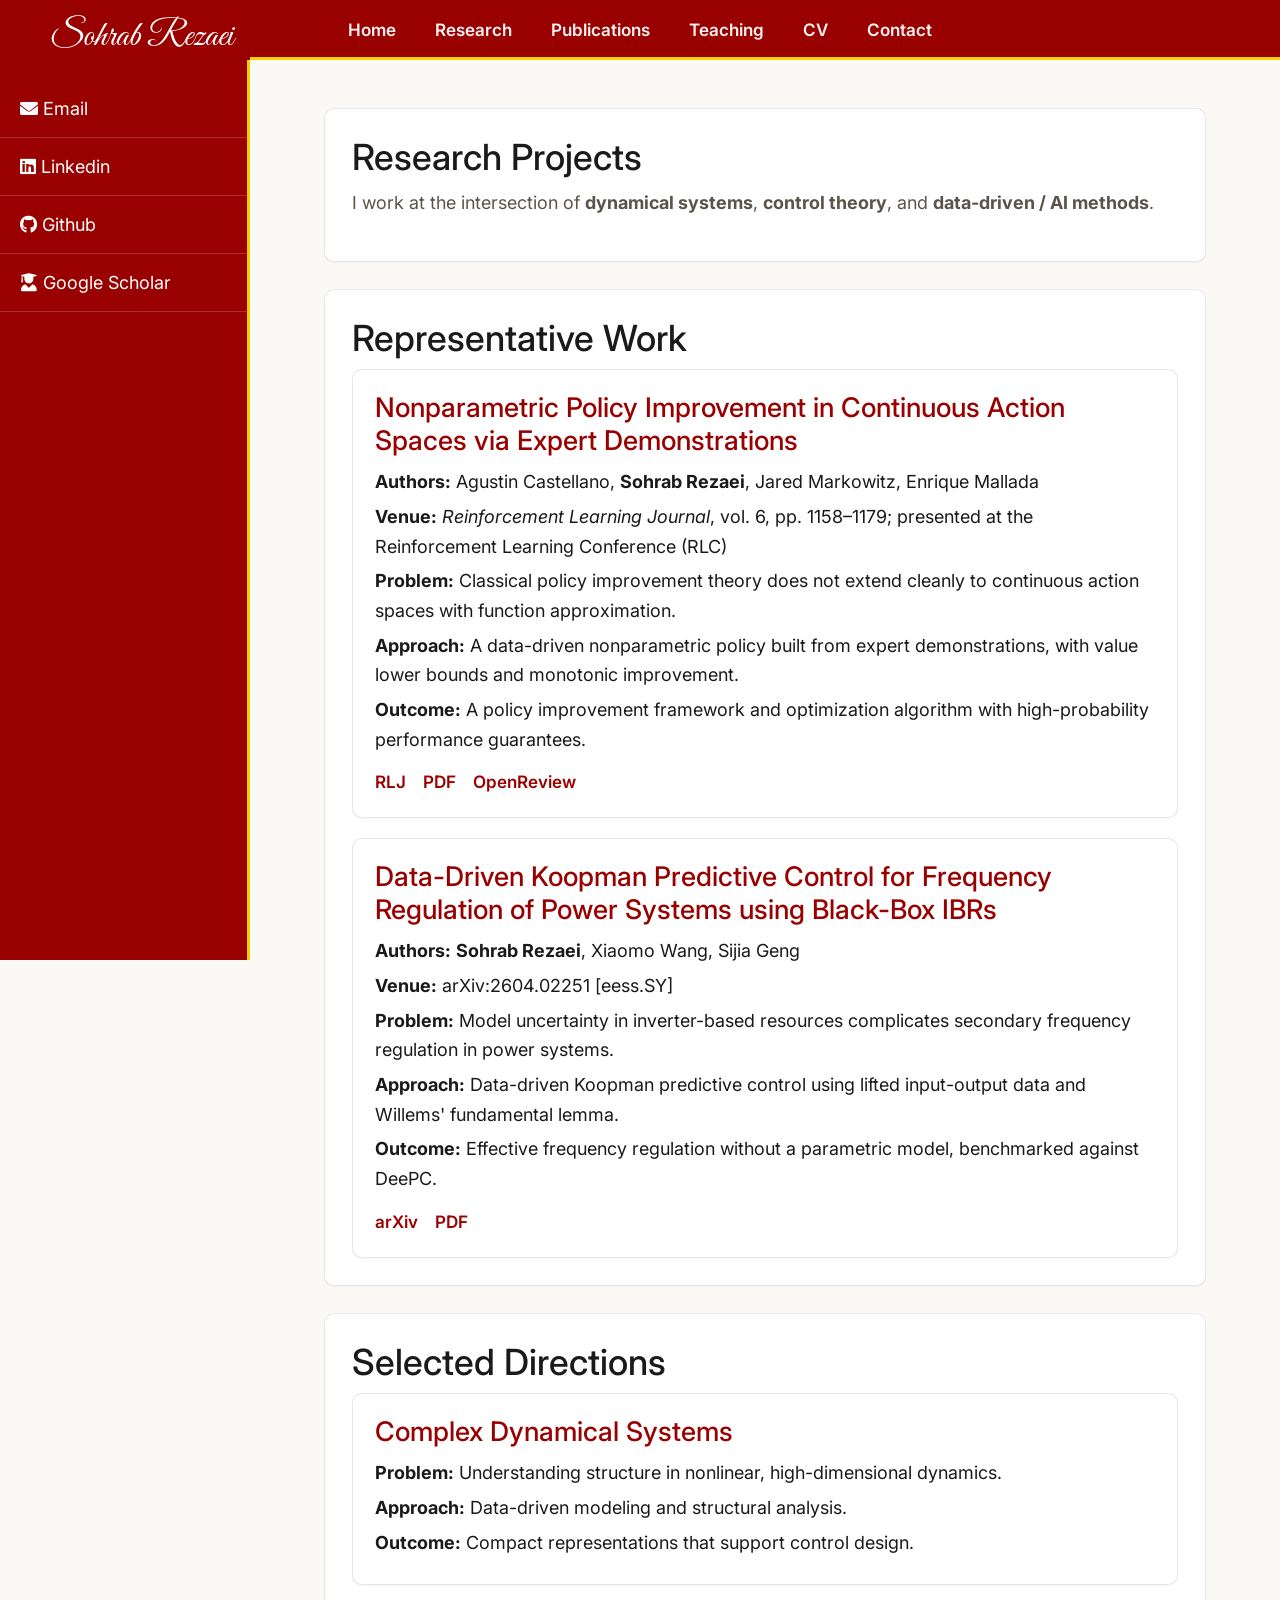
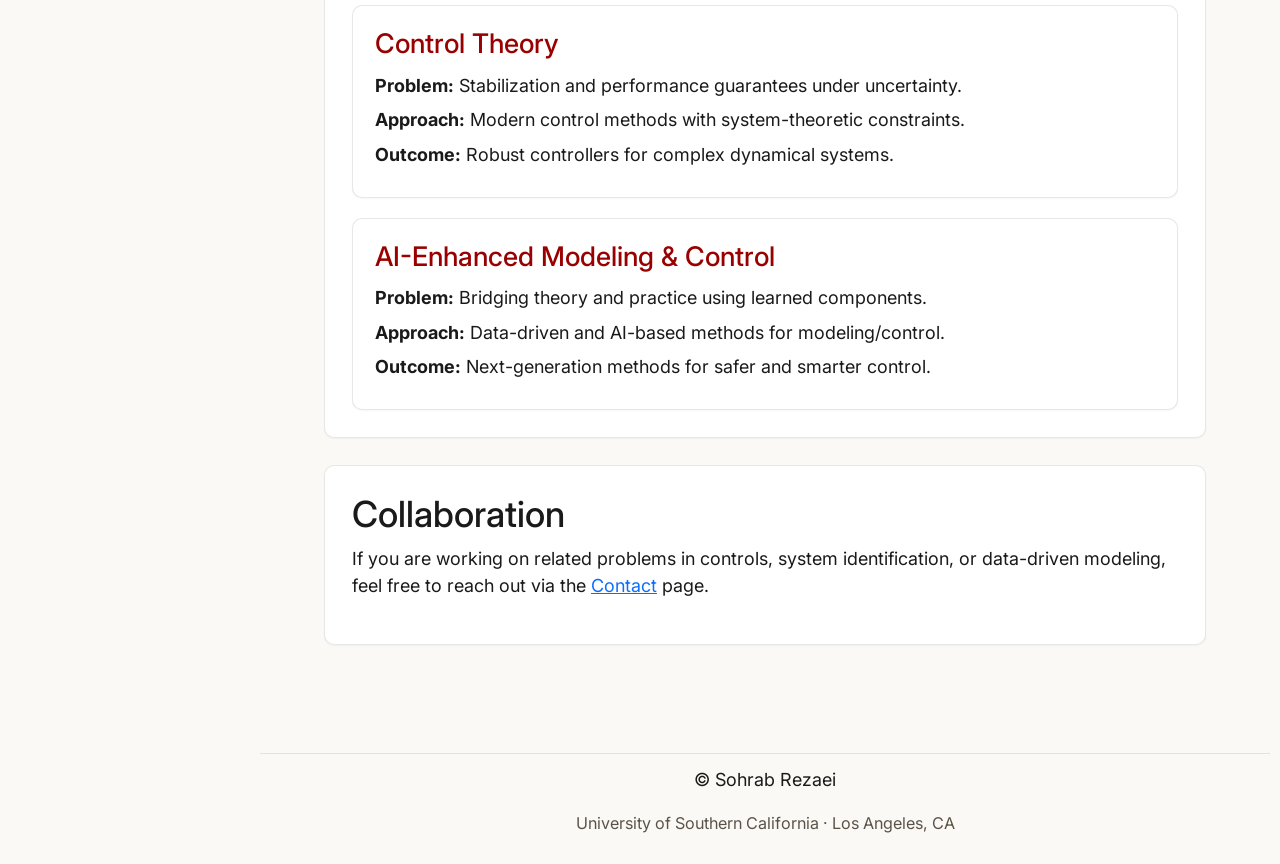
<file: Research.html>
<!DOCTYPE html>
<html lang="en">
<head>
  <meta charset="UTF-8" />
  <meta name="viewport" content="width=device-width, initial-scale=1" />
  <title>Research • Sohrab Rezaei</title>
  <link href="https://cdn.jsdelivr.net/npm/bootstrap@5.3.3/dist/css/bootstrap.min.css" rel="stylesheet" crossorigin="anonymous">
  <link rel="stylesheet" type="text/css" href="public/css/style.css">
  <link href="https://cdnjs.cloudflare.com/ajax/libs/font-awesome/6.0.0-beta3/css/all.min.css" rel="stylesheet">
  <link href="https://fonts.googleapis.com/css2?family=Great+Vibes&display=swap" rel="stylesheet">
</head>
<body>
  <a class="skip-link" href="#main-content">Skip to content</a>

  <nav class="navbar navbar-expand-lg">
    <div class="navbar-brand" id="Namee">
      <p>Sohrab Rezaei</p>
    </div>
    <div class="navbar-container">
      <button class="navbar-toggler" type="button" aria-expanded="false" aria-label="Toggle navigation" onclick="toggleSidebar()">
        <span class="navbar-toggler-icon"></span>
      </button>
      <button class="togler" type="button" id="nav-menu" aria-expanded="false" aria-label="Toggle navigation" onclick="toggleDropdown()" style="right: 10px; padding-right: 0px; position: fixed; top: 20px;">
        <span class="sidebar-toggler">Menu</span>
      </button>
      <div class="nav-links">
        <a href="index.html" class="nav-item">Home</a>
        <a href="Research.html" class="nav-item">Research</a>
        <a href="Publications.html" class="nav-item">Publications</a>
        <a href="Teaching.html" class="nav-item">Teaching</a>
        <a href="CV.html" class="nav-item">CV</a>
        <a href="Contact.html" class="nav-item">Contact</a>
      </div>
    </div>
  </nav>

  <div id="sidebar" class="sidebar">
    <div class="sidebar-links">
      <a href="mailto:srezaei2@jhu.edu" class="sidebar-item" target="_blank">
        <i class="fas fa-envelope"></i> Email
      </a>
      <a href="https://www.linkedin.com/in/srezaei/" class="sidebar-item" target="_blank">
        <i class="fab fa-linkedin"></i> Linkedin
      </a>
      <a href="https://github.com/Sohrab-rz" class="sidebar-item" target="_blank">
        <i class="fab fa-github"></i> Github
      </a>
      <a href="https://scholar.google.com/citations?user=jH-aHxcAAAAJ&hl=en&authuser=1" class="sidebar-item" target="_blank">
        <i class="fas fa-user-graduate"></i> Google Scholar
      </a>
    </div>
  </div>

  <div class="container mt-5 main-content" id="main-content">
    <div class="row">
      <div class="col-lg-12">
        <section class="section-content mb-4">
          <h2>Research Projects</h2>
          <p class="muted-paragraph">
            I work at the intersection of <strong>dynamical systems</strong>, <strong>control theory</strong>, and
            <strong>data-driven / AI methods</strong>.
          </p>
        </section>

        <section class="section-content mb-4">
          <h2>Representative Work</h2>
          <div class="project-list">
            <article class="project-item">
              <h2>Nonparametric Policy Improvement in Continuous Action Spaces via Expert Demonstrations</h2>
              <p><strong>Authors:</strong> Agustin Castellano, <strong>Sohrab Rezaei</strong>, Jared Markowitz, Enrique Mallada</p>
              <p><strong>Venue:</strong> <em>Reinforcement Learning Journal</em>, vol. 6, pp. 1158–1179; presented at the Reinforcement Learning Conference (RLC)</p>
              <p><strong>Problem:</strong> Classical policy improvement theory does not extend cleanly to continuous action spaces with function approximation.</p>
              <p><strong>Approach:</strong> A data-driven nonparametric policy built from expert demonstrations, with value lower bounds and monotonic improvement.</p>
              <p><strong>Outcome:</strong> A policy improvement framework and optimization algorithm with high-probability performance guarantees.</p>
              <div>
                <a class="publication-link" href="https://rlj.cs.umass.edu/2025/papers/Paper128.html" target="_blank" rel="noopener noreferrer">RLJ</a>
                <a class="publication-link" href="https://openreview.net/pdf?id=aj9jJvdFDR" target="_blank" rel="noopener noreferrer">PDF</a>
                <a class="publication-link" href="https://openreview.net/forum?id=aj9jJvdFDR" target="_blank" rel="noopener noreferrer">OpenReview</a>
              </div>
            </article>

            <article class="project-item">
              <h2>Data-Driven Koopman Predictive Control for Frequency Regulation of Power Systems using Black-Box IBRs</h2>
              <p><strong>Authors:</strong> <strong>Sohrab Rezaei</strong>, Xiaomo Wang, Sijia Geng</p>
              <p><strong>Venue:</strong> arXiv:2604.02251 [eess.SY]</p>
              <p><strong>Problem:</strong> Model uncertainty in inverter-based resources complicates secondary frequency regulation in power systems.</p>
              <p><strong>Approach:</strong> Data-driven Koopman predictive control using lifted input-output data and Willems' fundamental lemma.</p>
              <p><strong>Outcome:</strong> Effective frequency regulation without a parametric model, benchmarked against DeePC.</p>
              <div>
                <a class="publication-link" href="https://arxiv.org/abs/2604.02251" target="_blank" rel="noopener noreferrer">arXiv</a>
                <a class="publication-link" href="https://arxiv.org/pdf/2604.02251" target="_blank" rel="noopener noreferrer">PDF</a>
              </div>
            </article>
          </div>
        </section>

        <section class="section-content mb-4">
          <h2>Selected Directions</h2>
          <div class="project-list">
            <article class="project-item">
              <h2>Complex Dynamical Systems</h2>
              <p><strong>Problem:</strong> Understanding structure in nonlinear, high-dimensional dynamics.</p>
              <p><strong>Approach:</strong> Data-driven modeling and structural analysis.</p>
              <p><strong>Outcome:</strong> Compact representations that support control design.</p>
            </article>

            <article class="project-item">
              <h2>Control Theory</h2>
              <p><strong>Problem:</strong> Stabilization and performance guarantees under uncertainty.</p>
              <p><strong>Approach:</strong> Modern control methods with system-theoretic constraints.</p>
              <p><strong>Outcome:</strong> Robust controllers for complex dynamical systems.</p>
            </article>

            <article class="project-item">
              <h2>AI-Enhanced Modeling & Control</h2>
              <p><strong>Problem:</strong> Bridging theory and practice using learned components.</p>
              <p><strong>Approach:</strong> Data-driven and AI-based methods for modeling/control.</p>
              <p><strong>Outcome:</strong> Next-generation methods for safer and smarter control.</p>
            </article>
          </div>
        </section>

        <section class="section-content mb-4">
          <h2>Collaboration</h2>
          <p>
            If you are working on related problems in controls, system identification, or data-driven modeling,
            feel free to reach out via the <a href="Contact.html">Contact</a> page.
          </p>
        </section>
      </div>
    </div>
  </div>

  <footer>
    <div class="footer-inner" id="footerInner">
      <p id="footerPar">&copy; Sohrab Rezaei</p>
      <p class="footer-meta">University of Southern California · Los Angeles, CA</p>
    </div>
  </footer>

  <script
    src="https://cdn.jsdelivr.net/npm/bootstrap@5.3.2/dist/js/bootstrap.bundle.min.js"
    integrity="sha384-C6RzsynM9kWDrMNeT87bh95OGNyZPhcTNXj1NW7RuBCsyN/o0jlpcV8Qyq46cDfL"
    crossorigin="anonymous"
  ></script>

  <script>
    function toggleSidebar() {
      var sidebar = document.querySelector(".sidebar");
      var mainContent = document.querySelector(".main-content");
      var footer = document.querySelector("footer");

      sidebar.classList.toggle("show");

      if (sidebar.classList.contains("show")) {
        mainContent.style.marginLeft = "270px";
        footer.style.width = "calc(100% - 250px)";
      } else {
        mainContent.style.marginLeft = "0";
        footer.style.width = "100%";
      }
    }

    function toggleDropdown() {
      var dropdown = document.getElementById('dropdown');
      var windowWidth = window.innerWidth;
      if (windowWidth <= 1000) {
        dropdown.style.display = (dropdown.style.display === 'block') ? 'none' : 'block';
      }
    }

    document.addEventListener('click', function(event) {
      var sidebar = document.querySelector(".sidebar");
      var dropdown = document.getElementById('dropdown');
      if (!sidebar || !dropdown) return;

      var isClickInsideSidebar = sidebar.contains(event.target);
      var isClickInsideDropdown = dropdown.contains(event.target);
      var isClickInsideMenuButton = document.getElementById('nav-menu').contains(event.target);
      var isClickInsideToggleButton = event.target.closest('.navbar-toggler') !== null;

      var mainContent = document.querySelector(".main-content");
      var footer = document.querySelector("footer");

      if (!isClickInsideDropdown && !isClickInsideMenuButton && (dropdown.style.display === 'block')) {
        toggleDropdown();
      }

      if (!isClickInsideSidebar && !isClickInsideToggleButton && sidebar.classList.contains("show")) {
        sidebar.classList.remove("show");
        mainContent.style.marginLeft = "0";
        footer.style.width = "100%";
      }
    }, true);

  </script>

  <div id="dropdown" class="dropdown">
    <div class="dropdown-content">
      <a href="index.html" class="nav-item">Home</a>
      <a href="Research.html" class="nav-item">Research</a>
      <a href="Publications.html" class="nav-item">Publications</a>
      <a href="Teaching.html" class="nav-item">Teaching</a>
      <a href="CV.html" class="nav-item">CV</a>
      <a href="Contact.html" class="nav-item">Contact</a>
      <a href="#" onclick="toggleDropdown()">Close</a>
    </div>
  </div>
</body>
</html>
</file>
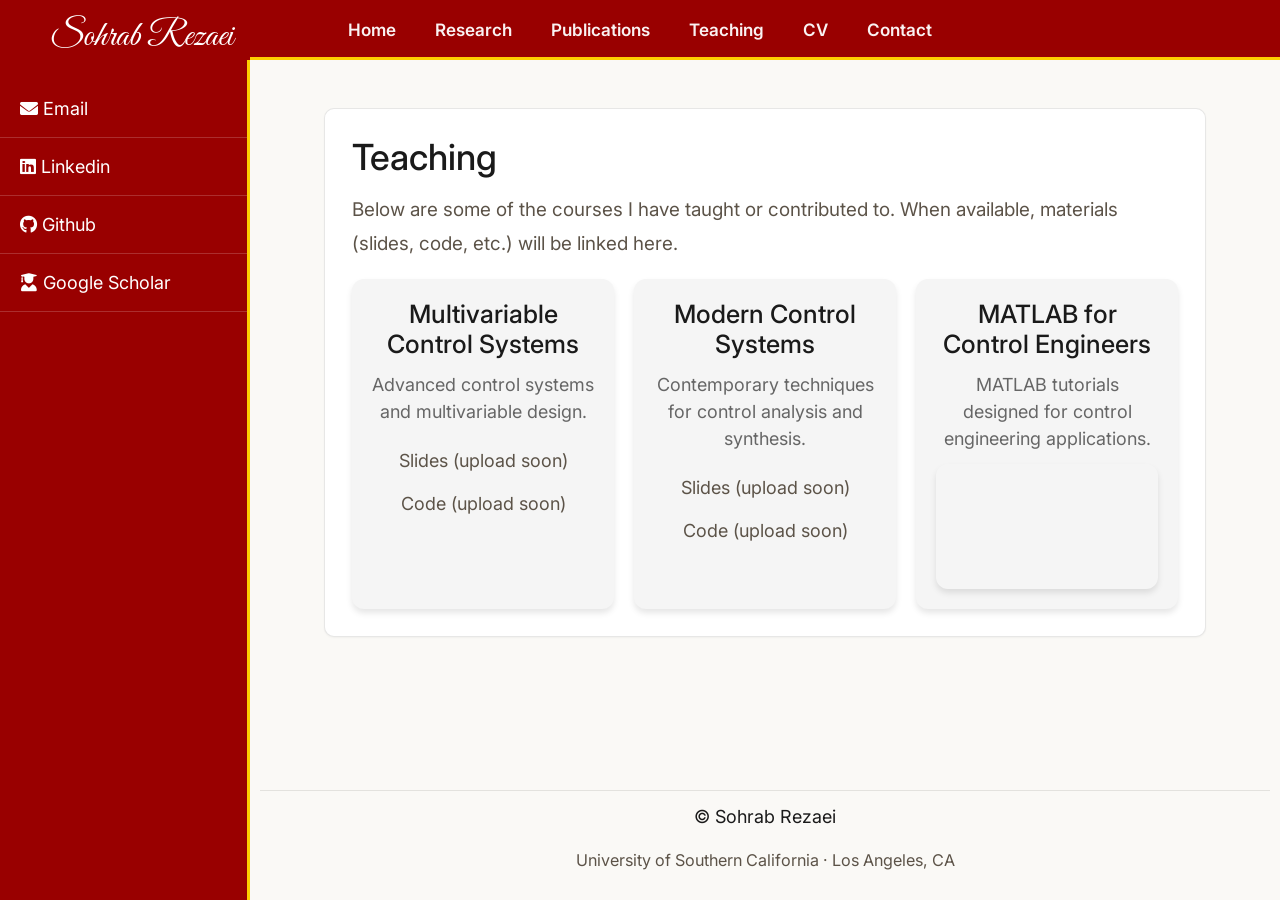
<file: Teaching.html>
<!DOCTYPE html>
<html lang="en">
<head>
  <meta charset="UTF-8" />
  <meta name="viewport" content="width=device-width, initial-scale=1" />
  <title>Teaching • Sohrab Rezaei</title>
  <link href="https://cdn.jsdelivr.net/npm/bootstrap@5.3.3/dist/css/bootstrap.min.css" rel="stylesheet" crossorigin="anonymous">
  <link rel="stylesheet" type="text/css" href="public/css/style.css">
  <link href="https://cdnjs.cloudflare.com/ajax/libs/font-awesome/6.0.0-beta3/css/all.min.css" rel="stylesheet">
  <link href="https://fonts.googleapis.com/css2?family=Great+Vibes&display=swap" rel="stylesheet">
</head>
<body>
  <a class="skip-link" href="#main-content">Skip to content</a>

  <nav class="navbar navbar-expand-lg">
    <div class="navbar-brand" id="Namee">
      <p>Sohrab Rezaei</p>
    </div>
    <div class="navbar-container">
      <button class="navbar-toggler" type="button" aria-expanded="false" aria-label="Toggle navigation" onclick="toggleSidebar()">
        <span class="navbar-toggler-icon"></span>
      </button>
      <button class="togler" type="button" id="nav-menu" aria-expanded="false" aria-label="Toggle navigation" onclick="toggleDropdown()" style="right: 10px; padding-right: 0px; position: fixed; top: 20px;">
        <span class="sidebar-toggler">Menu</span>
      </button>
      <div class="nav-links">
        <a href="index.html" class="nav-item">Home</a>
        <a href="Research.html" class="nav-item">Research</a>
        <a href="Publications.html" class="nav-item">Publications</a>
        <a href="Teaching.html" class="nav-item">Teaching</a>
        <a href="CV.html" class="nav-item">CV</a>
        <a href="Contact.html" class="nav-item">Contact</a>
      </div>
    </div>
  </nav>

  <div id="sidebar" class="sidebar">
    <div class="sidebar-links">
      <a href="mailto:srezaei2@jhu.edu" class="sidebar-item" target="_blank">
        <i class="fas fa-envelope"></i> Email
      </a>
      <a href="https://www.linkedin.com/in/srezaei/" class="sidebar-item" target="_blank">
        <i class="fab fa-linkedin"></i> Linkedin
      </a>
      <a href="https://github.com/Sohrab-rz" class="sidebar-item" target="_blank">
        <i class="fab fa-github"></i> Github
      </a>
      <a href="https://scholar.google.com/citations?user=jH-aHxcAAAAJ&hl=en&authuser=1" class="sidebar-item" target="_blank">
        <i class="fas fa-user-graduate"></i> Google Scholar
      </a>
    </div>
  </div>

  <div class="container mt-5 main-content" id="main-content">
    <div class="row">
      <div class="col-lg-12">
        <section class="section-content mb-4">
          <h1>Teaching</h1>
          <p class="intro-text">
            Below are some of the courses I have taught or contributed to. When available, materials (slides, code, etc.) will be linked here.
          </p>

          <div class="teaching-grid">
            <div class="teaching-item">
              <h2>Multivariable Control Systems</h2>
              <p>Advanced control systems and multivariable design.</p>
              <div class="teaching-links">
                <span class="muted-paragraph">Slides (upload soon)</span>
                <span class="muted-paragraph">Code (upload soon)</span>
              </div>
            </div>

            <div class="teaching-item">
              <h2>Modern Control Systems</h2>
              <p>Contemporary techniques for control analysis and synthesis.</p>
              <div class="teaching-links">
                <span class="muted-paragraph">Slides (upload soon)</span>
                <span class="muted-paragraph">Code (upload soon)</span>
              </div>
            </div>

            <div class="teaching-item">
              <h2>MATLAB for Control Engineers</h2>
              <p>MATLAB tutorials designed for control engineering applications.</p>
              <div class="youtube-container">
                <iframe
                  src="https://www.youtube.com/embed/videoseries?list=PL5PcOvPEPiWRj1Wp3s8PY3aTqZ3KJoJCA"
                  title="MATLAB for Control Engineers"
                  allow="accelerometer; autoplay; clipboard-write; encrypted-media; gyroscope; picture-in-picture"
                  allowfullscreen
                  loading="lazy"></iframe>
              </div>
            </div>
          </div>
        </section>
      </div>
    </div>
  </div>

  <footer>
    <div class="footer-inner" id="footerInner">
      <p id="footerPar">&copy; Sohrab Rezaei</p>
      <p class="footer-meta">University of Southern California · Los Angeles, CA</p>
    </div>
  </footer>

  <script
    src="https://cdn.jsdelivr.net/npm/bootstrap@5.3.2/dist/js/bootstrap.bundle.min.js"
    integrity="sha384-C6RzsynM9kWDrMNeT87bh95OGNyZPhcTNXj1NW7RuBCsyN/o0jlpcV8Qyq46cDfL"
    crossorigin="anonymous"
  ></script>

  <script>
    function toggleSidebar() {
      var sidebar = document.querySelector(".sidebar");
      var mainContent = document.querySelector(".main-content");
      var footer = document.querySelector("footer");

      sidebar.classList.toggle("show");

      if (sidebar.classList.contains("show")) {
        mainContent.style.marginLeft = "270px";
        footer.style.width = "calc(100% - 250px)";
      } else {
        mainContent.style.marginLeft = "0";
        footer.style.width = "100%";
      }
    }

    function toggleDropdown() {
      var dropdown = document.getElementById('dropdown');
      var windowWidth = window.innerWidth;
      if (windowWidth <= 1000) {
        dropdown.style.display = (dropdown.style.display === 'block') ? 'none' : 'block';
      }
    }

    document.addEventListener('click', function(event) {
      var sidebar = document.querySelector(".sidebar");
      var dropdown = document.getElementById('dropdown');
      if (!sidebar || !dropdown) return;

      var isClickInsideSidebar = sidebar.contains(event.target);
      var isClickInsideDropdown = dropdown.contains(event.target);
      var isClickInsideMenuButton = document.getElementById('nav-menu').contains(event.target);
      var isClickInsideToggleButton = event.target.closest('.navbar-toggler') !== null;

      var mainContent = document.querySelector(".main-content");
      var footer = document.querySelector("footer");

      if (!isClickInsideDropdown && !isClickInsideMenuButton && (dropdown.style.display === 'block')) {
        toggleDropdown();
      }

      if (!isClickInsideSidebar && !isClickInsideToggleButton && sidebar.classList.contains("show")) {
        sidebar.classList.remove("show");
        mainContent.style.marginLeft = "0";
        footer.style.width = "100%";
      }
    }, true);

  </script>

  <!-- Fullscreen Dropdown -->
  <div id="dropdown" class="dropdown">
    <div class="dropdown-content">
      <a href="index.html" class="nav-item">Home</a>
      <a href="Research.html" class="nav-item">Research</a>
      <a href="Publications.html" class="nav-item">Publications</a>
      <a href="Teaching.html" class="nav-item">Teaching</a>
      <a href="CV.html" class="nav-item">CV</a>
      <a href="Contact.html" class="nav-item">Contact</a>
      <a href="#" onclick="toggleDropdown()">Close</a>
    </div>
  </div>
</body>
</html>
</file>
<file: public/css/style.css>
@import url('https://fonts.googleapis.com/css2?family=Inter:wght@400;500;600&display=swap');

:root {
  /* USC brand: Cardinal + Gold (https://brand.usc.edu/) */
  --usc-cardinal: #990000;
  --usc-gold: #ffcc00;
  --accent: var(--usc-cardinal);
  --accent-hover: #7a0000;
  --accent-soft: rgba(153, 0, 0, 0.09);
  --gold-soft: rgba(255, 204, 0, 0.2);
  --bg: #faf9f6;
  --card-bg: #ffffff;
  --text: #1a1a1a;
  --muted: #5c5348;
  --border: rgba(26, 22, 18, 0.1);
  --radius: 10px;
  --shadow: 0 1px 3px rgba(26, 22, 18, 0.06);
  --shadow-soft: 0 1px 2px rgba(26, 22, 18, 0.04);
  /* Readable line length, scales with viewport */
  --content-max: min(92vw, 52rem);
  --pad-x: clamp(0.75rem, 4vw, 1.5rem);
  --pad-y: clamp(1rem, 4vw, 1.75rem);
}

*,
*::before,
*::after {
  box-sizing: border-box;
}

/* General body styles */
html {
  font-size: clamp(0.9375rem, 0.82rem + 0.45vw, 1.125rem);
  -webkit-text-size-adjust: 100%;
}

html, body {
  margin: 0;
  padding: 0;
  font-family: 'Inter', system-ui, -apple-system, BlinkMacSystemFont, 'Segoe UI', Roboto, Arial, sans-serif;
  background: var(--bg);
  color: var(--text);
}

img,
video {
  max-width: 100%;
  height: auto;
}

footer {
  text-align: center;
  padding-inline: 5px;
  margin-top: auto;
  width: 100%;
  color: var(--text);
  background-color: transparent; /* Footer containers provide their own card styling */
  padding: 18px 10px 28px;
}

.footer-inner {
  max-width: min(1100px, 94vw);
  margin: 0 auto;
  border-top: 1px solid var(--border);
  padding-top: 12px;
  padding-inline: var(--pad-x);
}

.footer-meta {
  margin: 6px 0 0;
  color: var(--muted);
  font-size: 0.9rem;
}
/* Navbar styling */
.navbar {
  display: flex;
  align-items: center;
  justify-content: center;
  padding: clamp(8px, 1.5vw, 12px) clamp(10px, 3vw, 24px);
  background: var(--accent);
  position: fixed;
  top: 0;
  left: 0;
  width: 100%;
  z-index: 1000;
  height: 60px;
  box-sizing: border-box;
  border-bottom: none;
}

/* Site title — fluid size (replaces inline styles on #Namee) */
.navbar-brand#Namee {
  left: 0;
  position: fixed;
  top: clamp(6px, 1.5vw, 10px);
  padding-left: clamp(12px, 4vw, 50px);
  z-index: 1002;
}

.navbar-brand#Namee p {
  margin: 0;
  font-size: clamp(1.35rem, 4vw, 2rem);
  line-height: 1.15;
}

/* Navigation links styling */
.nav-links {
  display: flex;
  flex-wrap: wrap;
  justify-content: center;
  gap: clamp(6px, 1.5vw, 20px);
  row-gap: 4px;
}

/* Navigation link items */
.nav-item {
  font-size: clamp(0.8rem, 0.75rem + 0.35vw, 0.95rem);
  color: rgba(255, 255, 255, 0.95);
  text-decoration: none;
  font-weight: 600;
  padding: 8px 10px;
  border-radius: 6px;
  transition: background-color 0.2s ease, color 0.2s ease;
}

.nav-item:hover {
  background-color: rgba(255, 255, 255, 0.2); /* Light hover background */
  color: #fff; /* Keep text color white */
}

.nav-item:focus-visible,
.sidebar-item:focus-visible,
.hero-btn:focus-visible,
.publication-link:focus-visible,
.navbar-toggler:focus-visible,
#nav-menu:focus-visible,
button:focus-visible,
a:focus-visible {
  outline: 3px solid rgba(255, 255, 255, 0.55);
  outline-offset: 3px;
}

/* Sidebar Styles */
.sidebar {
  position: fixed;
  top: 60px; /* Align sidebar below the navbar */
  left: 0;
  width: 250px;
  height: 100%; /* Take up full height minus navbar height */
  background-color: var(--accent);
  color: white;
  padding-top: 20px;
  display: flex;
  flex-direction: column;
  align-items: center;
  z-index: 500;
  overflow-y: auto; /* Allow scrolling if sidebar content overflows */
  transition: left 0.3s ease; /* Smooth transition when showing/hiding */
  border-right: 3px solid var(--usc-gold);
}

/* Sidebar Links */
.sidebar-links {
  width: 100%;
  display:flex;
  flex-direction: column;
  align-items: center;
}

.sidebar-item {
  text-align: left;
  color: white;
  text-decoration: none;
  font-size: 18px;
  padding: 15px 20px;
  width: 100%;
  border-bottom: 1px solid rgba(255, 255, 255, 0.18);
  transition: background-color 0.3s, color 0.3s;
}

.sidebar-item:hover {
  background-color: rgba(255, 255, 255, 0.2);
  color: #fff;
}

/* Main content padding to avoid overlap with sidebar */
.main-content {
  transition: margin-left 0.3s ease;
  padding: var(--pad-y) var(--pad-x) clamp(2rem, 6vw, 3.5rem);
  width: 100%;
  max-width: var(--content-max);
  margin-left: auto;
  margin-right: auto;
  box-sizing: border-box;
}

/* Publications Page Styles */
.publications-list, .education-list, .project-list, .experience-list  {
  display: flex;
  flex-direction: column; 
  gap: 20px;
}

.publication-item, .education-item, .project-item, .experience-item  {
  background: var(--card-bg);
  border: 1px solid var(--border);
  border-radius: var(--radius);
  padding: clamp(14px, 3vw, 22px);
  box-shadow: var(--shadow-soft);
}

.publication-item p ,.education-item p, .project-item p, .experience-item p  {
  margin: 5px 0;
  line-height: 1.65;
  text-align: left;
}

.publication-item h2, .education-item h2, .project-item h2 {
  font-size: clamp(1.15rem, 2.5vw, 1.5rem);
  margin-bottom: 10px;
  color: var(--accent);
}

.publication-item strong , .education-item strong{
  color: var(--text);
}

.publication-link {
  display: inline-block;
  margin-top: 10px;
  margin-right: 12px;
  color: var(--accent);
  text-decoration: none;
  font-weight: 600;
  font-size: 0.95rem;
  transition: color 0.2s ease;
}

.publication-link:hover , .education-item-link:hover{
  color: var(--accent-hover);
}

.section-content {
  background: var(--card-bg);
  border: 1px solid var(--border);
  border-radius: var(--radius);
  padding: clamp(1rem, 3vw, 1.5rem) clamp(1rem, 3.5vw, 1.5rem);
  margin-top: clamp(0.75rem, 2vw, 1.25rem);
  box-shadow: var(--shadow-soft);
}

.section-content > h1 {
  font-size: clamp(1.5rem, 4vw, 2rem);
  margin: 0 0 0.75rem;
  color: var(--text);
}

.section-content > .intro-text {
  color: var(--muted);
  line-height: 1.8;
  max-width: min(800px, 100%);
  margin: 0 0 1rem;
  font-size: clamp(0.95rem, 2.4vw, 1.05rem);
}


.navbar-brand {
  font-size: clamp(1rem, 2.5vw, 1.25rem);
  color: white;
  cursor: pointer;
  font-family: 'Great Vibes', cursive; /* Stylish font */
}

/* Fullscreen dropdown styles */
.dropdown {
  position: fixed;
  top: 60px;
  left: 0;
  width: 100%;
  background-color: var(--card-bg);
  color: var(--text);
  border-bottom: 1px solid var(--border);
  display: none;
  z-index: 1001;
  padding: 16px 20px 24px;
  box-shadow: var(--shadow);
}

.dropdown-content {
  text-align: center;
  color: var(--text);
}

.dropdown-content .nav-item {
  display: block;
  width: 100%;
  text-align: center;
  padding: 12px 0;
  border-bottom: 1px solid var(--border);
  color: var(--accent);
}

.dropdown-content .nav-item:hover {
  background: var(--accent-soft);
  color: var(--accent);
}

/* Mid screens: keep nav readable before mobile layout */
@media (max-width: 1240px) and (min-width: 1101px) {
  .nav-item {
    padding: 6px 8px;
  }
}

/* For larger screens (e.g., desktops), the sidebar is always visible */
@media (min-width: 1100px) {
  .navbar::after {
    content: "";
    position: absolute;
    left: 250px;
    right: 0;
    bottom: 0;
    height: 3px;
    background: var(--usc-gold);
    pointer-events: none;
  }

  .togler { display: none; /* Hide the button */ }
  .navbar-brand {
    text-align: left;
    display: flex;
    align-items: center;
  }
  .nav-links {
    display: flex;
  }
  .sidebar {
    left: 0;
    width: 250px;
  }
  body {
    font-family: inherit;
    font-weight: 400;
    color: var(--text);
    background: var(--bg);
    display: flex;
    flex-direction: column;
    min-height: 100vh;
    padding-left: 250px;
  }
}

/* For smaller screens (e.g., mobile), the sidebar is hidden by default */
@media (max-width: 1100px) {
  .navbar {
    border-bottom: 3px solid var(--usc-gold);
  }

  .navbar::after {
    content: none;
  }

  #Namee { padding-left: 10px !important;; /* Adjust the padding to move the name 10px to the left */ }
  /* Navigation link items */
#nav-menu {
  border: 0px;
  border-radius: 8px;
  color: white;
  background-color: var(--accent);
  transition: background-color 0.3s, color 0.3s; /* Smooth hover effect */
}
/* Change color of the navbar toggler icon to white */
.navbar-toggler-icon {
  background-image: url("data:image/svg+xml;charset=utf8,%3Csvg viewBox='0 0 30 30' xmlns='http://www.w3.org/2000/svg'%3E%3Cpath stroke='rgba%28255, 255, 255, 1%29' stroke-width='2' d='M4 7h22M4 15h22M4 23h22'/%3E%3C/svg%3E");
}

#nav-menu:hover {
  box-shadow: 0 4px 6px rgba(0, 0, 0, 0.1); /* Light gray shadow under the item */
  background-color: var(--accent);
  color: white; /* Keep text color white */
}
.togler { display: block; /* Show the button */ }
  .navbar-brand {
    text-align: center;
    width: 100%;
  }
  .sidebar {
    left: -250px;
    width: min(250px, 88vw);
  }

  .sidebar.show {
    left: 0;
  }

  .navbar-toggler {
    display: block;
    position: absolute;
    top: 10px;
    left: 10px;
    z-index: 1001;
    background-color: var(--accent);
    color: white;
    border: none;
    padding: 10px 15px;
    cursor: pointer;
    font-size: 18px;
  }

  .body {
    margin-left: 0; 
    width: 100%;
  }

  .nav-links {
    display: none; 
  }

  .nav-links.show {
    display: flex; 
  }
}

/* Page layout helpers */
.skip-link {
  position: absolute;
  top: 0;
  left: -999px;
  background: var(--card-bg);
  color: var(--text);
  border: 1px solid var(--border);
  border-radius: 10px;
  padding: 10px 14px;
  z-index: 2000;
}
.skip-link:focus {
  left: 14px;
  top: 14px;
}

.muted-paragraph {
  color: var(--muted);
  margin-top: 10px;
}

.section-heading {
  margin-bottom: 14px;
  color: var(--text);
}

/* Hero + News (Home) */
.hero-block {
  margin-top: 0;
  padding: clamp(1rem, 4vw, 1.75rem) clamp(0.75rem, 4vw, 1.5rem) clamp(1rem, 3vw, 1.65rem);
  border-top: 3px solid var(--accent);
}

.hero-grid {
  display: grid;
  grid-template-columns: 1fr;
  gap: 14px;
}

/* Quiet academic label — not a loud “badge” */
.hero-kicker {
  font-size: 0.75rem;
  font-weight: 600;
  letter-spacing: 0.12em;
  text-transform: uppercase;
  color: var(--usc-cardinal);
}

.hero-title {
  margin: 6px 0 6px;
  font-size: clamp(1.85rem, 3.5vw, 2.35rem);
  font-weight: 600;
  line-height: 1.15;
  color: var(--text);
}

.hero-subtitle {
  margin: 0;
  color: var(--muted);
  font-size: clamp(0.9rem, 2.5vw, 1rem);
  line-height: 1.5;
}

.hero-lead {
  margin-top: 12px;
  color: var(--text);
  line-height: 1.7;
  font-size: clamp(0.92rem, 2.4vw, 1rem);
  max-width: min(40rem, 100%);
}

.hero-actions {
  display: flex;
  flex-wrap: wrap;
  gap: 10px;
  margin-top: 20px;
}

.hero-btn {
  display: inline-flex;
  align-items: center;
  gap: 8px;
  border-radius: 8px;
  padding: 9px 16px;
  background: var(--accent);
  color: #fff;
  text-decoration: none;
  font-weight: 600;
  font-size: 0.95rem;
  border: 1px solid transparent;
  transition: background 0.2s ease, border-color 0.2s ease;
}

.hero-btn-secondary {
  background: var(--card-bg);
  color: var(--accent);
  border-color: var(--border);
}

.hero-btn:hover {
  background: var(--accent-hover);
  color: #fff;
}

.hero-btn-secondary:hover {
  background: var(--accent-soft);
  color: var(--accent);
  border-color: rgba(153, 0, 0, 0.35);
}

.hero-meta {
  margin-top: 18px;
  padding-top: 16px;
  border-top: 1px solid var(--border);
  color: var(--muted);
  line-height: 1.65;
  font-size: 0.95rem;
}

.news-block {
  margin-top: 20px;
}

.news-list {
  display: flex;
  flex-direction: column;
  gap: 0;
  margin: 0;
  padding: 0;
  list-style: none;
}

.news-list li {
  position: relative;
  padding: 12px 0 12px 1.1rem;
  border-bottom: 1px solid var(--border);
  color: var(--text);
  line-height: 1.65;
  font-size: 0.98rem;
}

.news-list li:last-child {
  border-bottom: none;
}

.news-list li::before {
  content: "";
  position: absolute;
  left: 0;
  top: 1.15em;
  width: 5px;
  height: 5px;
  border-radius: 50%;
  background: var(--accent);
}

/* Home: About / interests / education — one system */
.home-section {
  margin-bottom: 1.75rem;
}

.home-section h2 {
  font-size: clamp(1.05rem, 2.5vw, 1.2rem);
  font-weight: 600;
  margin: 0 0 14px;
  color: var(--text);
  padding-bottom: 8px;
  border-bottom: 1px solid var(--border);
}

.home-card {
  background: var(--card-bg);
  border: 1px solid var(--border);
  border-radius: var(--radius);
  padding: 18px 20px;
  box-shadow: var(--shadow-soft);
}

.home-card p {
  margin: 0 0 12px;
  line-height: 1.7;
  color: var(--text);
  font-size: 0.98rem;
}

.home-card p:last-child {
  margin-bottom: 0;
}

.home-card a {
  color: var(--usc-cardinal);
  text-decoration: underline;
  text-decoration-thickness: 1px;
  text-underline-offset: 2px;
}

.home-card a:hover {
  color: var(--accent-hover);
}

.interest-list {
  display: flex;
  flex-direction: column;
  gap: 10px;
}

.interest-item {
  padding: 12px 16px;
  border: 1px solid var(--border);
  border-radius: var(--radius);
  background: var(--bg);
  font-size: clamp(0.88rem, 2.2vw, 0.95rem);
  font-weight: 500;
  color: var(--text);
}

/* Home Education cards (inline-styled .edu-card): stack on narrow screens */
@media (max-width: 640px) {
  .edu-card {
    flex-direction: column !important;
    align-items: flex-start !important;
  }

  .edu-card img {
    margin-right: 0 !important;
    margin-bottom: 12px !important;
    max-width: min(100%, 120px);
    height: auto !important;
  }
}

/* Contact page */
.contact-grid {
  display: grid;
  grid-template-columns: repeat(auto-fit, minmax(min(100%, 200px), 1fr));
  gap: clamp(12px, 3vw, 20px);
  margin-top: clamp(16px, 4vw, 30px);
}

.contact-item {
  background: var(--bg);
  border: 1px solid var(--border);
  border-radius: 12px;
  padding: clamp(14px, 3vw, 20px);
  text-align: center;
  box-shadow: var(--shadow-soft);
  transition: transform 0.25s ease, box-shadow 0.25s ease;
  text-decoration: none;
  color: inherit;
}

.contact-item:hover {
  transform: translateY(-4px);
  background: var(--card-bg);
  box-shadow: var(--shadow);
}

.contact-item i {
  font-size: clamp(2rem, 8vw, 3rem);
  margin-bottom: 10px;
  transition: color 0.2s ease;
  color: var(--accent);
}

.contact-item h2 {
  font-size: clamp(1.1rem, 3vw, 1.4rem);
  margin: 10px 0 5px;
  color: var(--text);
}

.contact-item p {
  font-size: 1rem;
  color: var(--muted);
}

.contact-shell {
  border: 1px solid var(--border);
  padding: clamp(1rem, 3vw, 1.25rem);
  margin-bottom: 20px;
  background: var(--card-bg);
  border-radius: var(--radius);
  box-shadow: var(--shadow-soft);
}

.contact-shell h1 {
  font-size: clamp(1.45rem, 4vw, 2rem);
  text-align: center;
  color: var(--text);
  margin: 0 0 0.75rem;
}

.contact-shell .intro-text {
  text-align: center;
  color: var(--muted);
  line-height: 1.75;
  max-width: min(720px, 100%);
  margin: 0 auto 1rem;
  font-size: clamp(0.95rem, 2.4vw, 1.05rem);
}

/* Teaching (Teaching.html + Experiences.html) */
.teaching-container {
  text-align: center;
  padding: clamp(1rem, 4vw, 2rem) clamp(0.75rem, 3vw, 1.25rem);
  background: var(--card-bg);
  margin: clamp(0.5rem, 2vw, 1.25rem) auto;
  max-width: min(1000px, 96vw);
  border-radius: 15px;
}

.teaching-container h1 {
  font-size: clamp(1.5rem, 4vw, 2.5rem);
  color: var(--text);
  margin-bottom: 10px;
  letter-spacing: 1px;
}

.teaching-container .intro-text {
  font-size: clamp(1rem, 2.5vw, 1.2rem);
  color: var(--muted);
  margin: 0 auto clamp(1rem, 3vw, 1.85rem);
  line-height: 1.8;
  max-width: min(750px, 92vw);
}

.teaching-grid {
  display: grid;
  grid-template-columns: repeat(auto-fit, minmax(min(100%, 260px), 1fr));
  gap: clamp(12px, 3vw, 20px);
}

.teaching-item {
  background: #f5f5f5;
  border-radius: 12px;
  padding: clamp(14px, 3vw, 20px);
  text-align: center;
  box-shadow: 0 4px 6px rgba(0, 0, 0, 0.1);
  transition: transform 0.2s ease, box-shadow 0.2s ease;
}

.teaching-item:hover {
  transform: translateY(-3px);
  box-shadow: 0 6px 10px rgba(0, 0, 0, 0.12);
}

.teaching-item h2 {
  font-size: clamp(1.05rem, 2.8vw, 1.4rem);
  margin-bottom: 12px;
  color: var(--text);
}

.teaching-item p {
  font-size: clamp(0.9rem, 2.2vw, 1rem);
  color: #666;
  margin-bottom: 12px;
}

.teaching-link {
  display: inline-block;
  margin: 8px;
  padding: 10px 15px;
  font-size: clamp(0.9rem, 2vw, 1rem);
  color: #fff;
  background-color: var(--usc-cardinal);
  border-radius: 5px;
  text-decoration: none;
  transition: background-color 0.3s;
}

.teaching-link:hover {
  background-color: var(--accent-hover);
}

span.teaching-link {
  cursor: default;
  pointer-events: none;
  opacity: 0.92;
}

.teaching-link i {
  margin-right: 5px;
}

.teaching-links {
  display: flex;
  flex-direction: column;
  gap: 6px;
  margin-top: 12px;
  align-items: center;
}

.youtube-container {
  position: relative;
  width: 100%;
  max-width: 100%;
  aspect-ratio: 16 / 9;
  margin-top: 8px;
}

.youtube-container iframe {
  position: absolute;
  inset: 0;
  width: 100%;
  height: 100%;
  border: 0;
  border-radius: 12px;
  box-shadow: 0 4px 6px rgba(0, 0, 0, 0.1);
}

/* Bootstrap primary → USC Cardinal (CV print button, etc.) */
.btn-primary {
  --bs-btn-bg: var(--usc-cardinal);
  --bs-btn-border-color: var(--usc-cardinal);
  --bs-btn-hover-bg: var(--accent-hover);
  --bs-btn-hover-border-color: var(--accent-hover);
  --bs-btn-active-bg: var(--accent-hover);
  --bs-btn-active-border-color: var(--accent-hover);
  --bs-btn-focus-shadow-rgb: 153, 0, 0;
}

/* Reduced motion */
@media (prefers-reduced-motion: reduce) {
  * {
    transition: none !important;
    animation: none !important;
    scroll-behavior: auto !important;
  }

}
</file>
